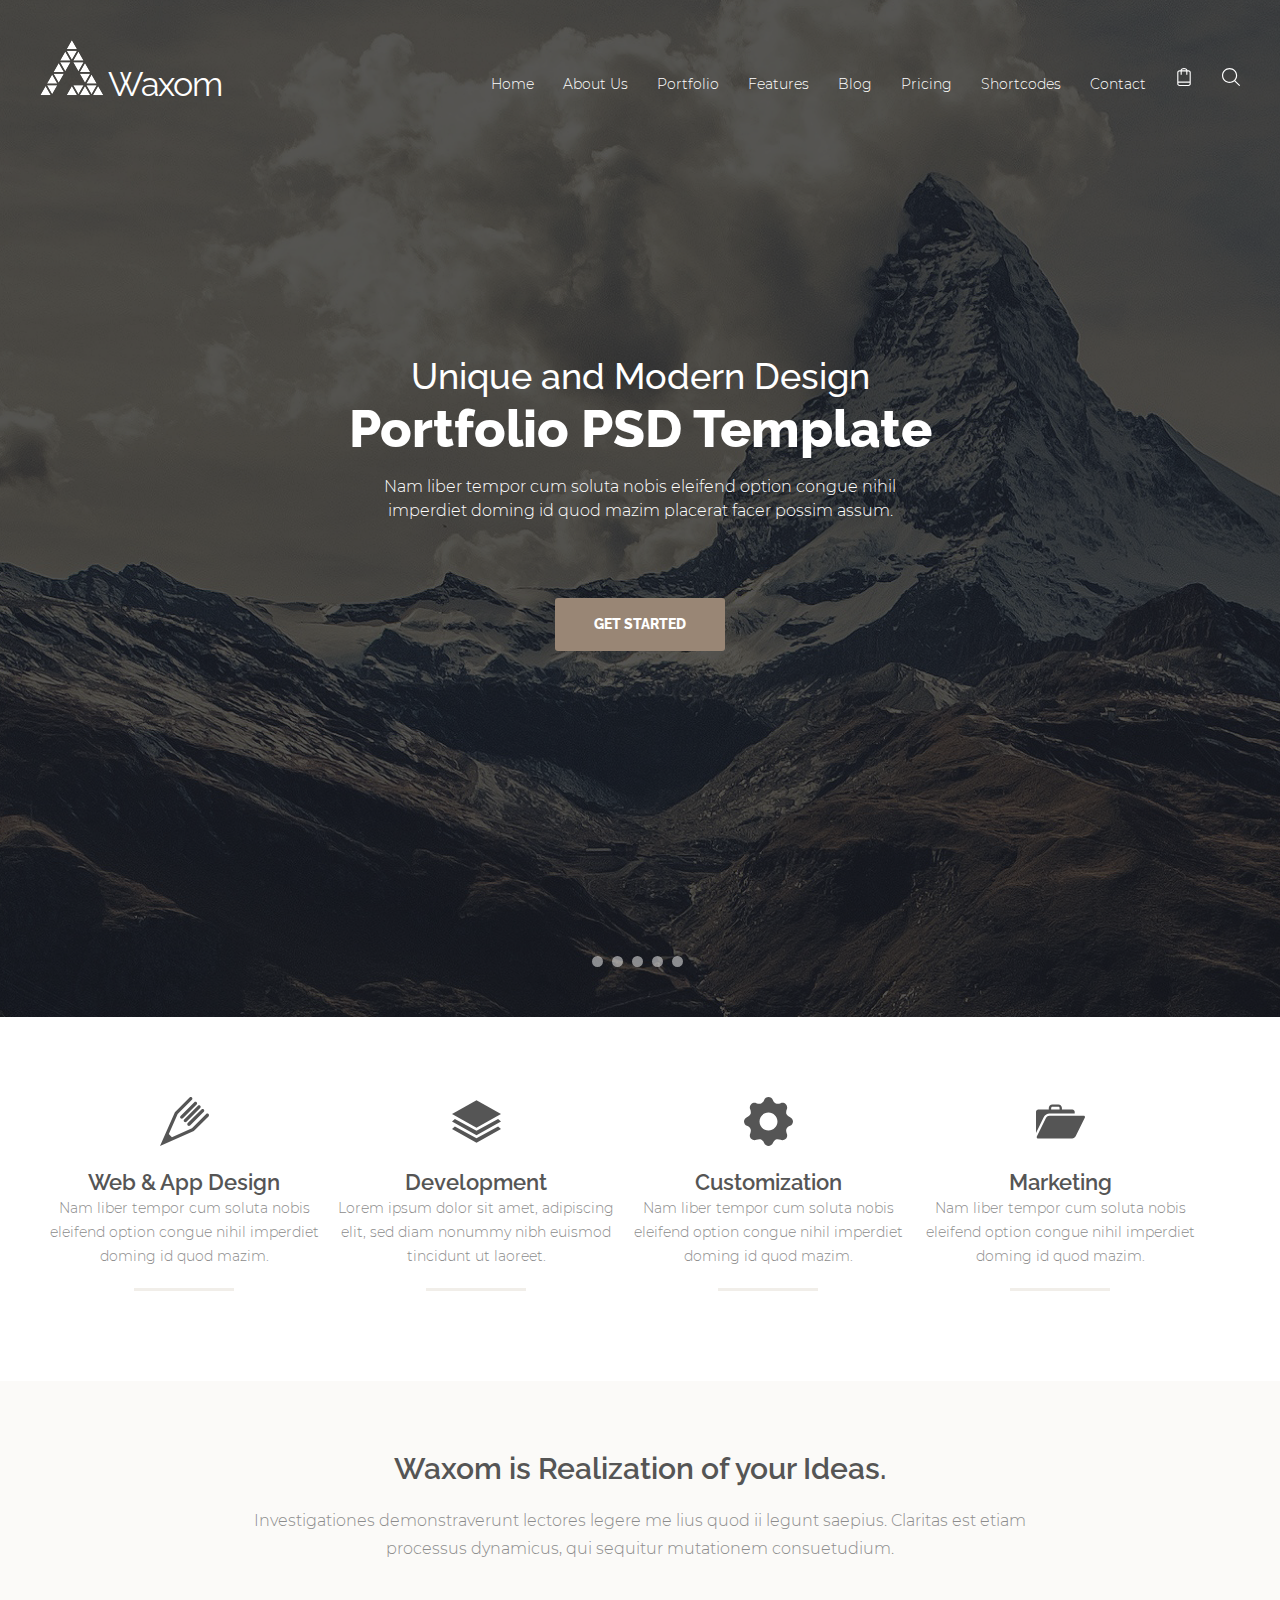
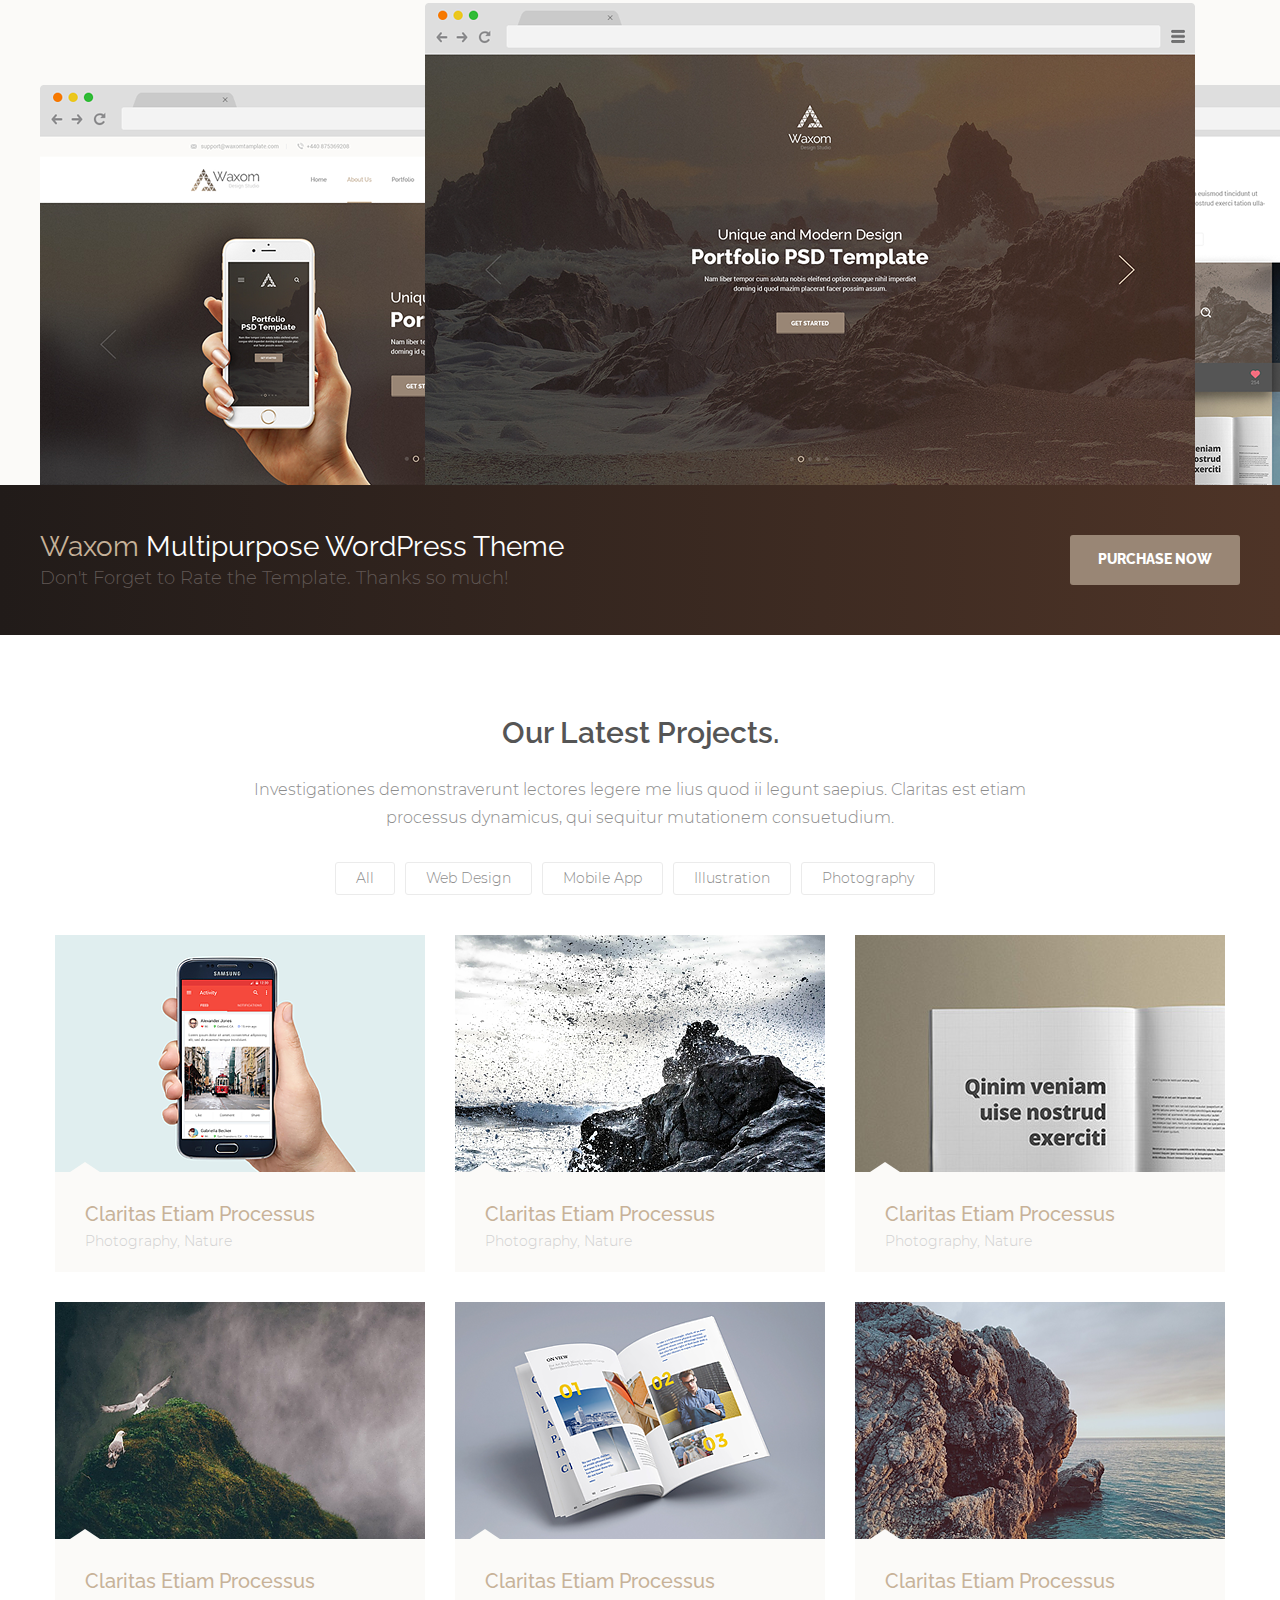
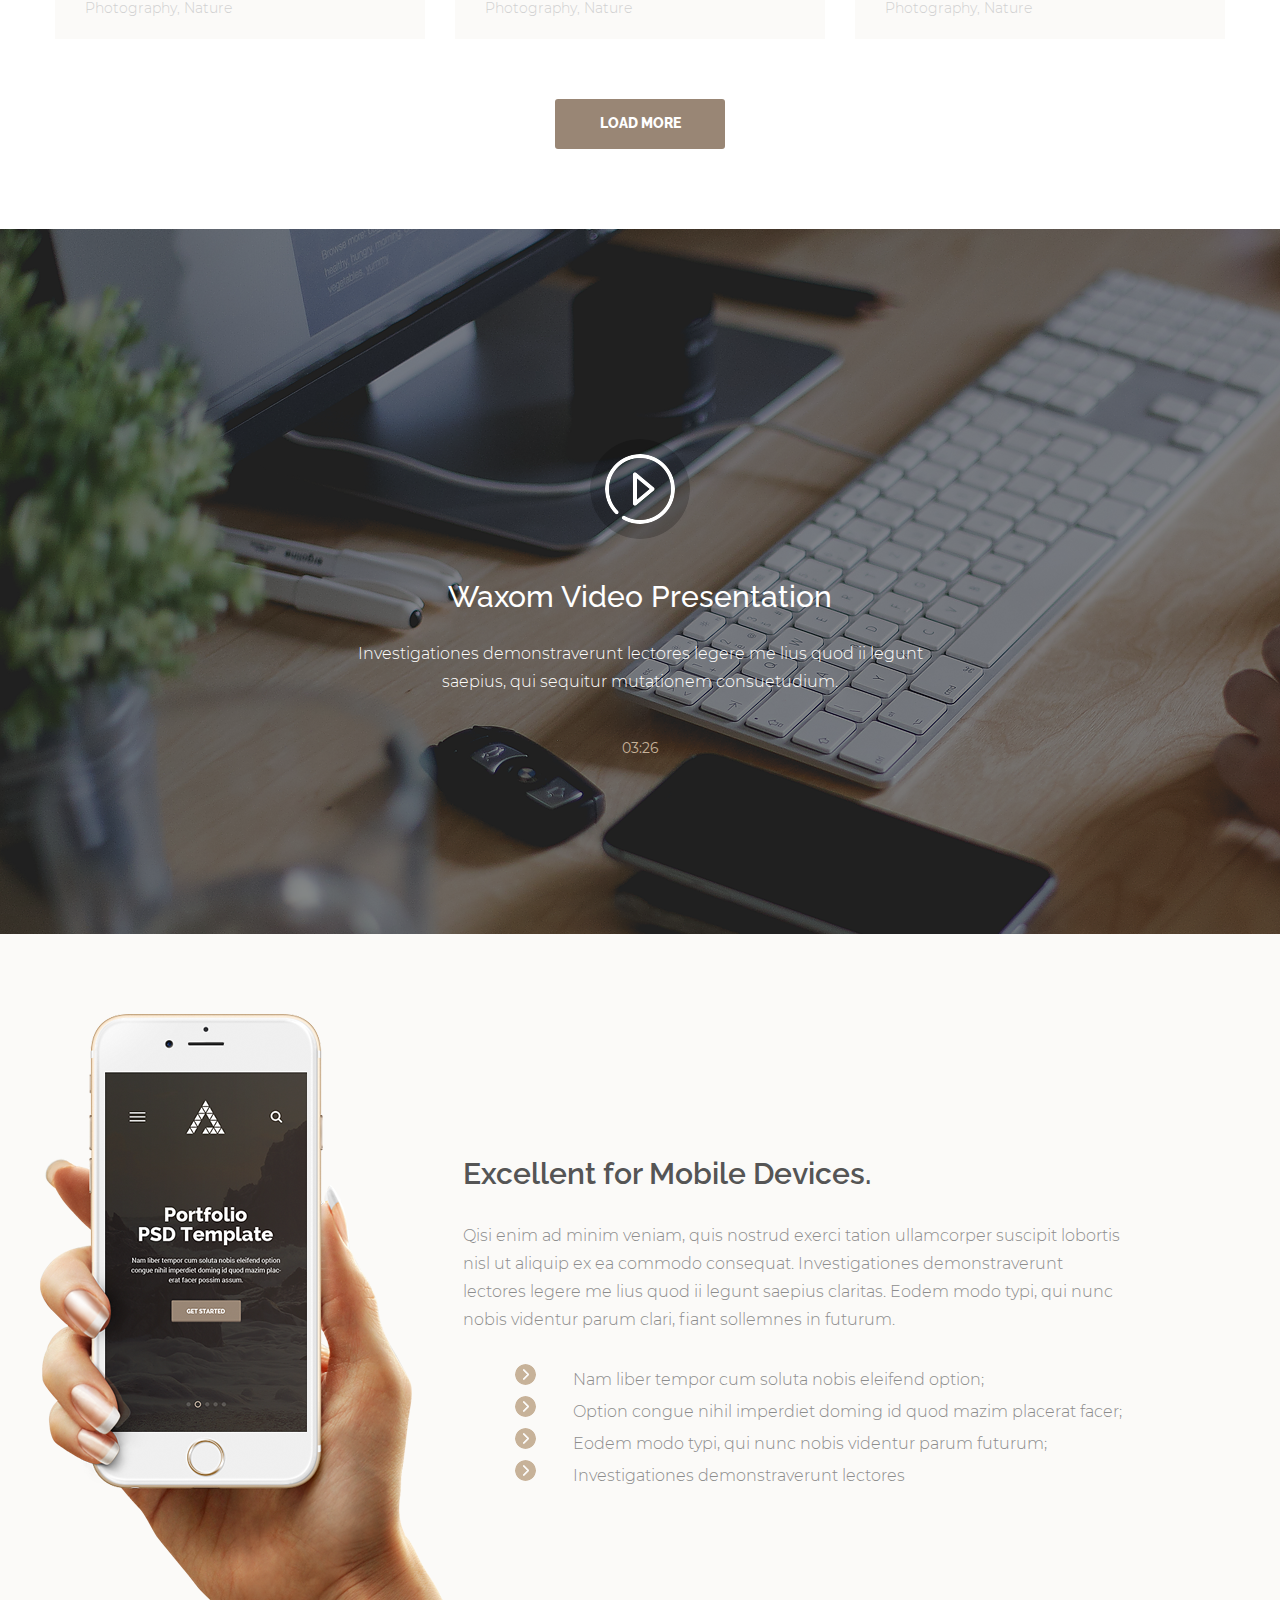
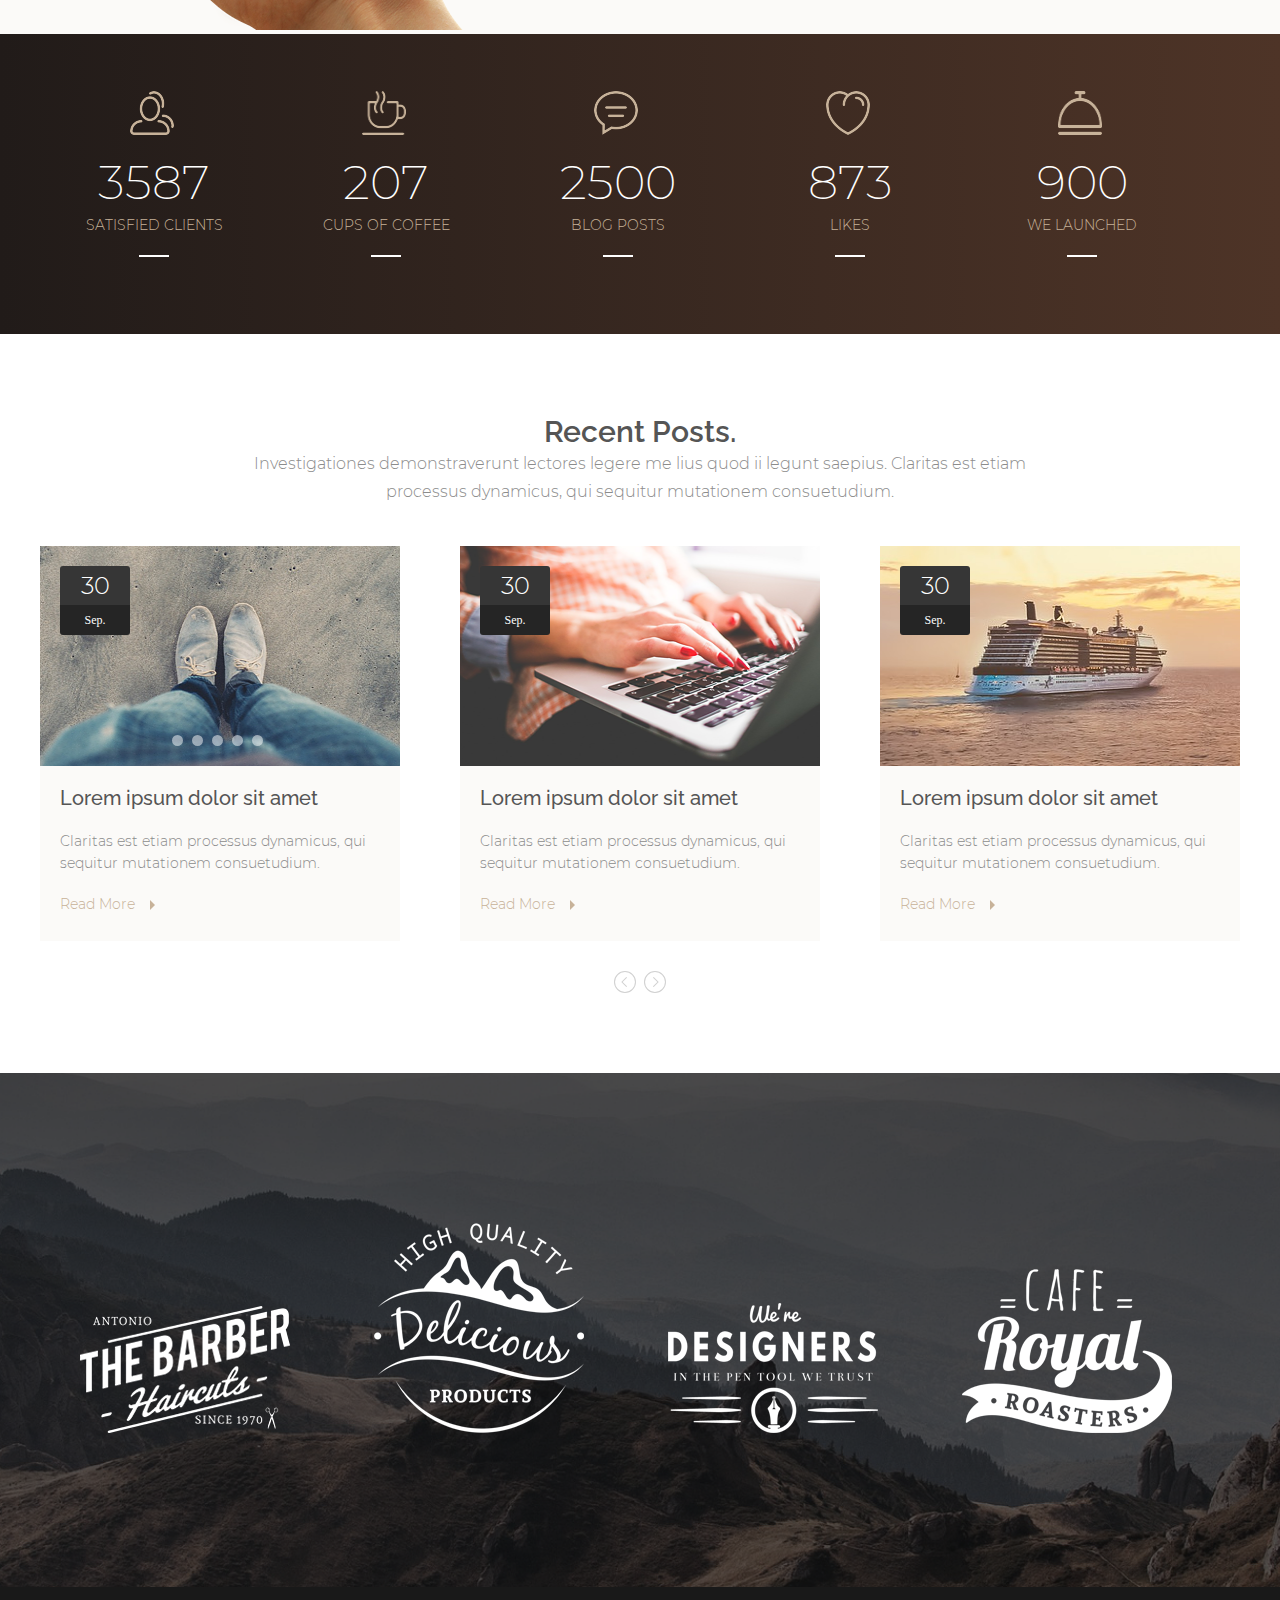
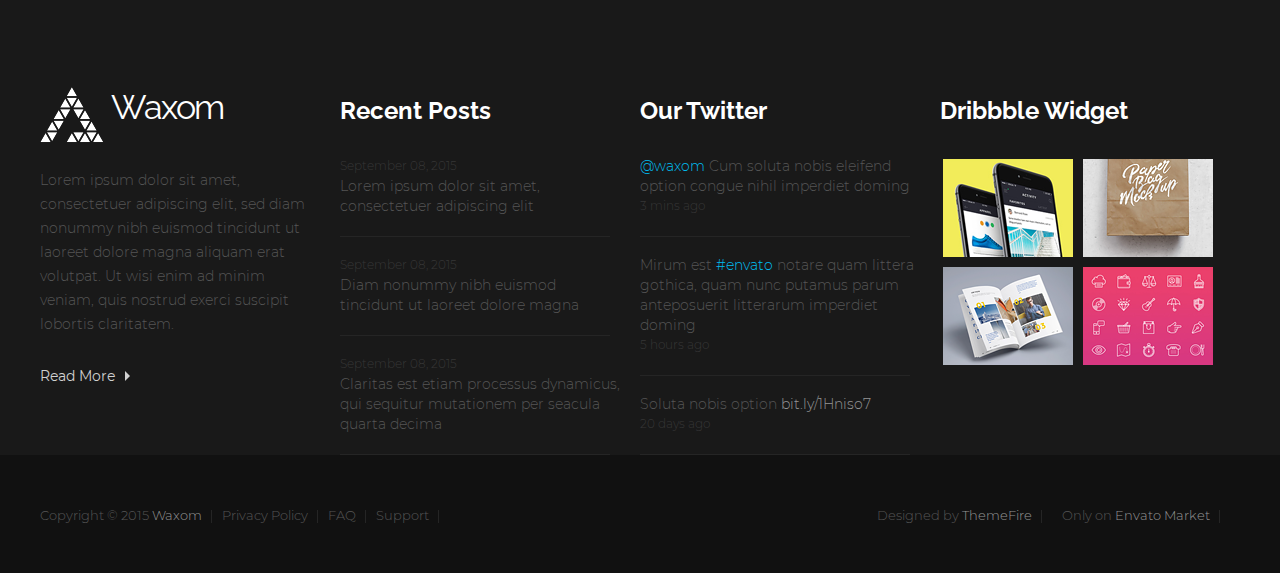
<file: index.html>
<!DOCTYPE html>
<html lang="en">

<head>
    <meta charset="UTF-8">
    <meta name="viewport" content="width=device-width, initial-scale=1.0">
    <title>Document</title>
    <link rel="stylesheet" href="style.css">
    <link rel="preconnect" href="https://fonts.gstatic.com">
    <link href="https://fonts.googleapis.com/css2?family=Raleway:wght@400;500;600;800&display=swap" rel="stylesheet">
</head>

<body>
    <header class="header">
        <div class="wrapper">
            <div class="header-top">
                <div class="header-logo">
                    <a href="#" class="logo-img">
                        <img src="img/logo.png" alt="logo"></a>
                    <a href="#" class="logo-name">Waxom</a>
                </div>
                <nav class="header-nav">
                    <a href="#" class="nav-items">Home</a>
                    <a href="#" class="nav-items">About Us</a>
                    <a href="#" class="nav-items">Portfolio</a>
                    <a href="#" class="nav-items">Features</a>
                    <a href="#" class="nav-items">Blog</a>
                    <a href="#" class="nav-items">Pricing</a>
                    <a href="#" class="nav-items">Shortcodes</a>
                    <a href="#" class="nav-items">Contact</a>
                    <a href="#" class="nav-items icon">
                        <svg version="1.1" id="Capa_1" xmlns="http://www.w3.org/2000/svg"
                            xmlns:xlink="http://www.w3.org/1999/xlink" x="0px" y="0px" width="18px" height="24px"
                            viewBox="0 0 792 792" style="enable-background:new 0 0 792 792;" xml:space="preserve">
                            <g>
                                <g id="_x31_0_17_">
                                    <g>
                                        <path d="M594,99h-49.5c0-54.673-66.479-99-148.5-99S247.5,44.327,247.5,99H198c-54.673,0-99,44.327-99,99v495
                     c0,54.673,44.327,99,99,99h396c54.673,0,99-44.327,99-99V198C693,143.327,648.673,99,594,99z M396,49.5
                     c54.673,0,99,15.32,99,49.5H297C297,64.82,341.327,49.5,396,49.5z M643.5,693c0,27.324-22.176,49.5-49.5,49.5H198
                     c-27.349,0-49.5-22.176-49.5-49.5v-49.5h495V693z M643.5,594h-495V198c0-27.349,22.151-49.5,49.5-49.5h49.5V297H297V148.5h198
                     V297h49.5V148.5H594c27.349,0,49.5,22.151,49.5,49.5V594z" />
                                    </g>
                                </g>
                            </g>
                        </svg>
                    </a>
                    <a href="#" class="nav-items icon">
                        <svg version="1.1" xmlns="http://www.w3.org/2000/svg" xmlns:xlink="http://www.w3.org/1999/xlink"
                            x="0px" y="0px" width="18px" height="24px" viewBox="0 0 612.01 612.01"
                            style="enable-background:new 0 0 612.01 612.01;" xml:space="preserve">
                            <g>
                                <g id="_x34__4_">
                                    <g>
                                        <path d="M606.209,578.714L448.198,423.228C489.576,378.272,515,318.817,515,253.393C514.98,113.439,399.704,0,257.493,0
				C115.282,0,0.006,113.439,0.006,253.393s115.276,253.393,257.487,253.393c61.445,0,117.801-21.253,162.068-56.586
				l158.624,156.099c7.729,7.614,20.277,7.614,28.006,0C613.938,598.686,613.938,586.328,606.209,578.714z M257.493,467.8
				c-120.326,0-217.869-95.993-217.869-214.407S137.167,38.986,257.493,38.986c120.327,0,217.869,95.993,217.869,214.407
				S377.82,467.8,257.493,467.8z" />
                                    </g>
                                </g>
                            </g>
                        </svg>
                    </a>
                </nav>
            </div>
            <section class="header-center">
                <span class="header-text">Unique and Modern Design</span>
                <h1 class="header-title">Portfolio PSD Template</h1>
                <p class="header-desc">Nam liber tempor cum soluta nobis eleifend option congue nihil imperdiet
                    doming id quod mazim placerat facer possim assum.</p>
                <div class="header-center-left-arrow header-center-arrow"></div>
                <div class="header-center-right-arrow header-center-arrow"></div>
                <button class="header-button" type="submit">Get Started</button>
                <div class="paginetion">
                    <button class="header-paginetion"></button>
                    <button class="header-paginetion"></button>
                    <button class="header-paginetion"></button>
                    <button class="header-paginetion"></button>
                    <button class="header-paginetion"></button>
                </div>
            </section>
        </div>
    </header>
    <main class="main">
        <section class="app">
            <div class="wrapper">
                <div class="app-main">
                    <svg class="icon-main" version="1.1" xmlns="http://www.w3.org/2000/svg"
                        xmlns:xlink="http://www.w3.org/1999/xlink" x="0px" y="0px" viewBox="0 0 107.373 107.373"
                        style="enable-background:new 0 0 107.373 107.373;" xml:space="preserve">
                        <g>
                            <g>
                                <path d="M106.317,37.463c-1.406-1.403-3.672-1.403-5.071,0L70.013,68.692L26.104,88.029l-6.764-6.768
                 l19.344-43.905L69.909,6.123c1.403-1.399,1.403-3.668,0-5.071c-1.406-1.403-3.672-1.403-5.071,0L32.657,33.226L0.004,107.373
                 l74.136-32.657l32.177-32.181C107.72,41.139,107.72,38.863,106.317,37.463z" />
                                <path
                                    d="M60.815,62.265c0.698,0.694,1.618,1.049,2.537,1.049c0.92,0,1.836-0.354,2.537-1.049l30.07-30.07
                 c1.406-1.406,1.406-3.675,0-5.075c-1.403-1.406-3.668-1.406-5.075,0l-30.07,30.07C59.416,58.589,59.416,60.862,60.815,62.265z" />
                                <path
                                    d="M52.967,54.413c0.701,0.698,1.621,1.049,2.537,1.049c0.92,0,1.836-0.351,2.537-1.049l30.073-30.07
                 c1.403-1.406,1.403-3.675,0-5.075c-1.406-1.406-3.672-1.406-5.075,0l-30.073,30.07C51.564,50.737,51.564,53.014,52.967,54.413z" />
                                <path
                                    d="M45.115,46.561c0.701,0.698,1.621,1.049,2.537,1.049c0.916,0,1.836-0.351,2.537-1.049l30.073-30.07
                 c1.403-1.406,1.403-3.675,0-5.075c-1.403-1.406-3.672-1.406-5.075,0l-30.073,30.07C43.716,42.885,43.716,45.162,45.115,46.561z" />
                            </g>
                        </g>

                    </svg>
                    <h3 class="app main-header">Web & App Design</h3>
                    <p class="app main-text">Nam liber tempor cum soluta nobis eleifend option congue nihil imperdiet
                        doming id quod mazim.</p>
                </div>
                <div class="app-main">
                    <svg class="icon-main" version="1.1" xmlns="http://www.w3.org/2000/svg"
                        xmlns:xlink="http://www.w3.org/1999/xlink" x="0px" y="0px" viewBox="0 0 32.508 32.508"
                        style="enable-background:new 0 0 32.508 32.508;" xml:space="preserve">
                        <g>
                            <g id="c30_paper">
                                <path d="M0,11.257l16.254-9.075l16.254,9.075l-16.254,9.074L0,11.257z" />
                                <path
                                    d="M0,16.255l1.908-1.614l14.346,7.715l14.32-7.748l1.934,1.647l-16.254,9.072L0,16.255z" />
                                <path
                                    d="M0,21.254l1.908-1.615l14.346,7.716l14.32-7.75l1.934,1.649l-16.254,9.072L0,21.254z" />
                            </g>
                            <g id="Capa_1_25_">
                            </g>
                        </g>

                    </svg>

                    <h3 class="app main-header">Development</h3>
                    <p class="app main-text">Lorem ipsum dolor sit amet, adipiscing elit, sed diam nonummy nibh euismod
                        tincidunt ut laoreet.</p>
                </div>
                <div class="app-main">
                    <svg class="icon-main" version="1.1" xmlns="http://www.w3.org/2000/svg"
                        xmlns:xlink="http://www.w3.org/1999/xlink" x="0px" y="0px" width="48.4px" height="48.4px"
                        viewBox="0 0 48.4 48.4" style="enable-background:new 0 0 48.4 48.4;" xml:space="preserve">
                        <g>
                            <path
                                d="M48.4,24.2c0-1.8-1.297-3.719-2.896-4.285s-3.149-1.952-3.6-3.045c-0.451-1.093-0.334-3.173,0.396-4.705
		c0.729-1.532,0.287-3.807-0.986-5.08c-1.272-1.273-3.547-1.714-5.08-0.985c-1.532,0.729-3.609,0.848-4.699,0.397
		s-2.477-2.003-3.045-3.602C27.921,1.296,26,0,24.2,0c-1.8,0-3.721,1.296-4.29,2.895c-0.569,1.599-1.955,3.151-3.045,3.602
		c-1.09,0.451-3.168,0.332-4.7-0.397c-1.532-0.729-3.807-0.288-5.08,0.985c-1.273,1.273-1.714,3.547-0.985,5.08
		c0.729,1.533,0.845,3.611,0.392,4.703c-0.453,1.092-1.998,2.481-3.597,3.047S0,22.4,0,24.2s1.296,3.721,2.895,4.29
		c1.599,0.568,3.146,1.957,3.599,3.047c0.453,1.089,0.335,3.166-0.394,4.698s-0.288,3.807,0.985,5.08
		c1.273,1.272,3.547,1.714,5.08,0.985c1.533-0.729,3.61-0.847,4.7-0.395c1.091,0.452,2.476,2.008,3.045,3.604
		c0.569,1.596,2.49,2.891,4.29,2.891c1.8,0,3.721-1.295,4.29-2.891c0.568-1.596,1.953-3.15,3.043-3.604
		c1.09-0.453,3.17-0.334,4.701,0.396c1.533,0.729,3.808,0.287,5.08-0.985c1.273-1.273,1.715-3.548,0.986-5.08
		c-0.729-1.533-0.849-3.61-0.398-4.7c0.451-1.09,2.004-2.477,3.603-3.045C47.104,27.921,48.4,26,48.4,24.2z M24.2,33.08
		c-4.91,0-8.88-3.97-8.88-8.87c0-4.91,3.97-8.88,8.88-8.88c4.899,0,8.87,3.97,8.87,8.88C33.07,29.11,29.1,33.08,24.2,33.08z" />
                        </g>

                    </svg>
                    <h3 class="app main-header">Customization</h3>
                    <p class="app main-text">Nam liber tempor cum soluta nobis eleifend option congue nihil imperdiet
                        doming id quod mazim.</p>
                </div>
                <div class="app-main">
                    <svg class="icon-main" version="1.1" xmlns="http://www.w3.org/2000/svg"
                        xmlns:xlink="http://www.w3.org/1999/xlink" x="0px" y="0px" viewBox="0 0 502.672 502.672"
                        style="enable-background:new 0 0 502.672 502.672;" xml:space="preserve">
                        <g>
                            <g>
                                <g>
                                    <path d="M138.29,168.019h258.806v-16.178c0-13.352-10.936-24.267-24.267-24.267H266.011v-14.129
				c0-20.104-16.351-36.39-36.39-36.39h-62.124c-9.707,0-18.831,3.796-25.734,10.699c-6.903,6.903-10.678,15.962-10.678,25.691
				v14.15H24.267C10.915,127.574,0,138.488,0,151.841v216.722l81.581-165.275C91.482,183.161,115.9,168.019,138.29,168.019z
				 M155.353,113.445c0-3.214,1.316-6.256,3.581-8.542c2.265-2.33,5.328-3.602,8.542-3.602h62.124
				c6.709,0,12.123,5.436,12.123,12.144v14.15h-86.369V113.445z" />
                                    <path d="M486.874,192.243H138.29c-13.331,0-29.099,9.793-34.945,21.743L9.599,403.895
				c-5.91,11.929,0.194,21.722,13.525,21.722h348.584c13.331,0,29.121-9.772,34.988-21.722l93.725-189.909
				C506.309,202.036,500.248,192.243,486.874,192.243z" />
                                </g>
                            </g>

                        </g>

                    </svg>
                    <h3 class="app main-header">Marketing</h3>
                    <p class="app main-text">Nam liber tempor cum soluta nobis eleifend option congue nihil imperdiet
                        doming id quod mazim.</p>
                </div>

            </div>
        </section>
        <div class="realization">
            <div class="wrapper">
                <h3 class="realization-header">Waxom is Realization of your Ideas.</h3>
                <p class="realization-text">Investigationes demonstraverunt lectores legere me lius quod ii legunt
                    saepius.
                    Claritas est etiam processus dynamicus, qui sequitur mutationem consuetudium.</p>
                <div class="screen wrapper">
                    <img src="img/browser_left.png" alt="browser screen" class=" browser screen-right">
                    <img src="img/browser_center.png" alt="browser screen" class="browser screen-center">
                    <img src="img/browser_right.png" alt="browser screen" class="browser screen-left">
                </div>
            </div>
        </div>
        <div class="multipurpose">
            <div class="wrapper multipurpose-box">
                <div class="multipurpose-right">
                    <h3 class="multipurpose-header"><span class="multipurpose-waxom">Waxom </span>Multipurpose WordPress
                        Theme</h3>
                    <p class="multipurpose-text">Don't Forget to Rate the Template. Thanks so much!</p>
                </div>

                <div class="multipurpose-left">
                    <button class="multipurpose-button" type="submit">Purchase Now</button>
                </div>
            </div>
        </div>
        <section class="projects">
            <div class="wrapper">
                <div class="projects-top">
                    <h3 class="projects-header">Our Latest Projects.</h3>
                    <p class="projects-text">Investigationes demonstraverunt lectores legere me lius quod ii legunt
                        saepius. Claritas est etiam processus dynamicus, qui sequitur mutationem consuetudium.</p>
                    <div class="button-box">
                        <button class="projects-button" type="submit">All</button>
                        <button class="projects-button" type="submit">Web Design</button>
                        <button class="projects-button" type="submit">Mobile App</button>
                        <button class="projects-button" type="submit">Illustration</button>
                        <button class="projects-button" type="submit">Photography</button>
                    </div>
                </div>
                <div class="projects-bottom">
                    <div class="projects-img">
                        <img src="img/img-card1.png" alt="photo" class="img-card">
                        <div class="overlay">
                            <i class="fas fa-link"><svg class="img-link" version="1.1"
                                    xmlns="http://www.w3.org/2000/svg" xmlns:xlink="http://www.w3.org/1999/xlink"
                                    x="0px" y="0px" viewBox="0 0 512.092 512.092"
                                    style="enable-background:new 0 0 512.092 512.092;" xml:space="preserve">
                                    <g>
                                        <g>
                                            <path
                                                d="M312.453,199.601c-6.066-6.102-12.792-11.511-20.053-16.128c-19.232-12.315-41.59-18.859-64.427-18.859
                                   c-31.697-0.059-62.106,12.535-84.48,34.987L34.949,308.23c-22.336,22.379-34.89,52.7-34.91,84.318
                                   c-0.042,65.98,53.41,119.501,119.39,119.543c31.648,0.11,62.029-12.424,84.395-34.816l89.6-89.6
                                   c1.628-1.614,2.537-3.816,2.524-6.108c-0.027-4.713-3.87-8.511-8.583-8.484h-3.413c-18.72,0.066-37.273-3.529-54.613-10.581
                                   c-3.195-1.315-6.867-0.573-9.301,1.877l-64.427,64.512c-20.006,20.006-52.442,20.006-72.448,0
                                   c-20.006-20.006-20.006-52.442,0-72.448l108.971-108.885c19.99-19.965,52.373-19.965,72.363,0
                                   c13.472,12.679,34.486,12.679,47.957,0c5.796-5.801,9.31-13.495,9.899-21.675C322.976,216.108,319.371,206.535,312.453,199.601z" />
                                        </g>
                                    </g>
                                    <g>
                                        <g>
                                            <path d="M477.061,34.993c-46.657-46.657-122.303-46.657-168.96,0l-89.515,89.429c-2.458,2.47-3.167,6.185-1.792,9.387
                                   c1.359,3.211,4.535,5.272,8.021,5.205h3.157c18.698-0.034,37.221,3.589,54.528,10.667c3.195,1.315,6.867,0.573,9.301-1.877
                                   l64.256-64.171c20.006-20.006,52.442-20.006,72.448,0c20.006,20.006,20.006,52.442,0,72.448l-80.043,79.957l-0.683,0.768
                                   l-27.989,27.819c-19.99,19.965-52.373,19.965-72.363,0c-13.472-12.679-34.486-12.679-47.957,0
                                   c-5.833,5.845-9.35,13.606-9.899,21.845c-0.624,9.775,2.981,19.348,9.899,26.283c9.877,9.919,21.433,18.008,34.133,23.893
                                   c1.792,0.853,3.584,1.536,5.376,2.304c1.792,0.768,3.669,1.365,5.461,2.048c1.792,0.683,3.669,1.28,5.461,1.792l5.035,1.365
                                   c3.413,0.853,6.827,1.536,10.325,2.133c4.214,0.626,8.458,1.025,12.715,1.195h5.973h0.512l5.12-0.597
                                   c1.877-0.085,3.84-0.512,6.059-0.512h2.901l5.888-0.853l2.731-0.512l4.949-1.024h0.939c20.961-5.265,40.101-16.118,55.381-31.403
                                   l108.629-108.629C523.718,157.296,523.718,81.65,477.061,34.993z" />
                                        </g>
                                    </g>

                                </svg></i>
                            <i class="fas fa-search"><svg class="img-search" xmlns="http://www.w3.org/2000/svg"
                                    xmlns:xlink="http://www.w3.org/1999/xlink" version="1.1" width="512" height="512"
                                    x="0" y="0" viewBox="0 0 310.42 310.42" style="enable-background:new 0 0 512 512"
                                    xml:space="preserve">
                                    <g
                                        transform="matrix(-1,4.898587196589413e-16,4.898587196589413e-16,1,310.41982460021967,-5.684341886080802e-14)">
                                        <g xmlns="http://www.w3.org/2000/svg">
                                            <g>
                                                <path
                                                    d="M273.587,214.965c49.11-49.111,49.109-129.021,0-178.132c-49.111-49.111-129.02-49.111-178.13,0    C53.793,78.497,47.483,140.462,76.51,188.85c0,0,2.085,3.498-0.731,6.312c-16.065,16.064-64.263,64.263-64.263,64.263    c-12.791,12.79-15.836,30.675-4.493,42.02l1.953,1.951c11.343,11.345,29.229,8.301,42.019-4.49c0,0,48.096-48.097,64.128-64.128    c2.951-2.951,6.448-0.866,6.448-0.866C169.958,262.938,231.923,256.629,273.587,214.965z M118.711,191.71    c-36.288-36.288-36.287-95.332,0.001-131.62c36.288-36.287,95.332-36.288,131.619,0c36.288,36.287,36.288,95.332,0,131.62    C214.043,227.996,155,227.996,118.711,191.71z"
                                                    data-original="#000000" class="" />
                                                <g>
                                                    <path
                                                        d="M126.75,118.424c-1.689,0-3.406-0.332-5.061-1.031c-6.611-2.798-9.704-10.426-6.906-17.038     c17.586-41.559,65.703-61.062,107.261-43.476c6.611,2.798,9.704,10.426,6.906,17.038c-2.799,6.612-10.425,9.703-17.039,6.906     c-28.354-11.998-61.186,1.309-73.183,29.663C136.629,115.445,131.815,118.424,126.75,118.424z"
                                                        data-original="#000000" class="" />
                                                </g>
                                            </g>
                                        </g>
                                    </g>
                                </svg>
                            </i>
                        </div>
                        <div class="img-text">
                            <h4 class="header-card">Claritas Etiam Processus</h4>
                            <p class="text-card">Photography, Nature</p>
                        </div>
                    </div>
                    <div class="projects-img">
                        <img src="img/img-card2.png" alt="photo" class="img-card">
                        <div class="overlay">
                            <i class="fas fa-link"><svg class="img-link" version="1.1" id="Layer_1"
                                    xmlns="http://www.w3.org/2000/svg" xmlns:xlink="http://www.w3.org/1999/xlink"
                                    x="0px" y="0px" viewBox="0 0 512.092 512.092"
                                    style="enable-background:new 0 0 512.092 512.092;" xml:space="preserve">
                                    <g>
                                        <g>
                                            <path
                                                d="M312.453,199.601c-6.066-6.102-12.792-11.511-20.053-16.128c-19.232-12.315-41.59-18.859-64.427-18.859
                                   c-31.697-0.059-62.106,12.535-84.48,34.987L34.949,308.23c-22.336,22.379-34.89,52.7-34.91,84.318
                                   c-0.042,65.98,53.41,119.501,119.39,119.543c31.648,0.11,62.029-12.424,84.395-34.816l89.6-89.6
                                   c1.628-1.614,2.537-3.816,2.524-6.108c-0.027-4.713-3.87-8.511-8.583-8.484h-3.413c-18.72,0.066-37.273-3.529-54.613-10.581
                                   c-3.195-1.315-6.867-0.573-9.301,1.877l-64.427,64.512c-20.006,20.006-52.442,20.006-72.448,0
                                   c-20.006-20.006-20.006-52.442,0-72.448l108.971-108.885c19.99-19.965,52.373-19.965,72.363,0
                                   c13.472,12.679,34.486,12.679,47.957,0c5.796-5.801,9.31-13.495,9.899-21.675C322.976,216.108,319.371,206.535,312.453,199.601z" />
                                        </g>
                                    </g>
                                    <g>
                                        <g>
                                            <path d="M477.061,34.993c-46.657-46.657-122.303-46.657-168.96,0l-89.515,89.429c-2.458,2.47-3.167,6.185-1.792,9.387
                                   c1.359,3.211,4.535,5.272,8.021,5.205h3.157c18.698-0.034,37.221,3.589,54.528,10.667c3.195,1.315,6.867,0.573,9.301-1.877
                                   l64.256-64.171c20.006-20.006,52.442-20.006,72.448,0c20.006,20.006,20.006,52.442,0,72.448l-80.043,79.957l-0.683,0.768
                                   l-27.989,27.819c-19.99,19.965-52.373,19.965-72.363,0c-13.472-12.679-34.486-12.679-47.957,0
                                   c-5.833,5.845-9.35,13.606-9.899,21.845c-0.624,9.775,2.981,19.348,9.899,26.283c9.877,9.919,21.433,18.008,34.133,23.893
                                   c1.792,0.853,3.584,1.536,5.376,2.304c1.792,0.768,3.669,1.365,5.461,2.048c1.792,0.683,3.669,1.28,5.461,1.792l5.035,1.365
                                   c3.413,0.853,6.827,1.536,10.325,2.133c4.214,0.626,8.458,1.025,12.715,1.195h5.973h0.512l5.12-0.597
                                   c1.877-0.085,3.84-0.512,6.059-0.512h2.901l5.888-0.853l2.731-0.512l4.949-1.024h0.939c20.961-5.265,40.101-16.118,55.381-31.403
                                   l108.629-108.629C523.718,157.296,523.718,81.65,477.061,34.993z" />
                                        </g>
                                    </g>

                                </svg></i>
                            <i class="fas fa-search"><svg class="img-search" xmlns="http://www.w3.org/2000/svg"
                                    xmlns:xlink="http://www.w3.org/1999/xlink" version="1.1" width="512" height="512"
                                    x="0" y="0" viewBox="0 0 310.42 310.42" style="enable-background:new 0 0 512 512"
                                    xml:space="preserve">
                                    <g
                                        transform="matrix(-1,4.898587196589413e-16,4.898587196589413e-16,1,310.41982460021967,-5.684341886080802e-14)">
                                        <g xmlns="http://www.w3.org/2000/svg">
                                            <g>
                                                <path
                                                    d="M273.587,214.965c49.11-49.111,49.109-129.021,0-178.132c-49.111-49.111-129.02-49.111-178.13,0    C53.793,78.497,47.483,140.462,76.51,188.85c0,0,2.085,3.498-0.731,6.312c-16.065,16.064-64.263,64.263-64.263,64.263    c-12.791,12.79-15.836,30.675-4.493,42.02l1.953,1.951c11.343,11.345,29.229,8.301,42.019-4.49c0,0,48.096-48.097,64.128-64.128    c2.951-2.951,6.448-0.866,6.448-0.866C169.958,262.938,231.923,256.629,273.587,214.965z M118.711,191.71    c-36.288-36.288-36.287-95.332,0.001-131.62c36.288-36.287,95.332-36.288,131.619,0c36.288,36.287,36.288,95.332,0,131.62    C214.043,227.996,155,227.996,118.711,191.71z"
                                                    data-original="#000000" class="" />
                                                <g>
                                                    <path
                                                        d="M126.75,118.424c-1.689,0-3.406-0.332-5.061-1.031c-6.611-2.798-9.704-10.426-6.906-17.038     c17.586-41.559,65.703-61.062,107.261-43.476c6.611,2.798,9.704,10.426,6.906,17.038c-2.799,6.612-10.425,9.703-17.039,6.906     c-28.354-11.998-61.186,1.309-73.183,29.663C136.629,115.445,131.815,118.424,126.75,118.424z"
                                                        data-original="#000000" class="" />
                                                </g>
                                            </g>
                                        </g>
                                    </g>
                                </svg>
                            </i>
                        </div>
                        <div class="img-text">
                            <h4 class="header-card">Claritas Etiam Processus</h4>
                            <p class="text-card">Photography, Nature</p>
                        </div>
                    </div>
                    <div class="projects-img">
                        <img src="img/img-card3.png" alt="photo" class="img-card">
                        <div class="overlay">
                            <i class="fas fa-link"><svg class="img-link" version="1.1"
                                    xmlns="http://www.w3.org/2000/svg" xmlns:xlink="http://www.w3.org/1999/xlink"
                                    x="0px" y="0px" viewBox="0 0 512.092 512.092"
                                    style="enable-background:new 0 0 512.092 512.092;" xml:space="preserve">
                                    <g>
                                        <g>
                                            <path
                                                d="M312.453,199.601c-6.066-6.102-12.792-11.511-20.053-16.128c-19.232-12.315-41.59-18.859-64.427-18.859
                                       c-31.697-0.059-62.106,12.535-84.48,34.987L34.949,308.23c-22.336,22.379-34.89,52.7-34.91,84.318
                                       c-0.042,65.98,53.41,119.501,119.39,119.543c31.648,0.11,62.029-12.424,84.395-34.816l89.6-89.6
                                       c1.628-1.614,2.537-3.816,2.524-6.108c-0.027-4.713-3.87-8.511-8.583-8.484h-3.413c-18.72,0.066-37.273-3.529-54.613-10.581
                                       c-3.195-1.315-6.867-0.573-9.301,1.877l-64.427,64.512c-20.006,20.006-52.442,20.006-72.448,0
                                       c-20.006-20.006-20.006-52.442,0-72.448l108.971-108.885c19.99-19.965,52.373-19.965,72.363,0
                                       c13.472,12.679,34.486,12.679,47.957,0c5.796-5.801,9.31-13.495,9.899-21.675C322.976,216.108,319.371,206.535,312.453,199.601z" />
                                        </g>
                                    </g>
                                    <g>
                                        <g>
                                            <path d="M477.061,34.993c-46.657-46.657-122.303-46.657-168.96,0l-89.515,89.429c-2.458,2.47-3.167,6.185-1.792,9.387
                                       c1.359,3.211,4.535,5.272,8.021,5.205h3.157c18.698-0.034,37.221,3.589,54.528,10.667c3.195,1.315,6.867,0.573,9.301-1.877
                                       l64.256-64.171c20.006-20.006,52.442-20.006,72.448,0c20.006,20.006,20.006,52.442,0,72.448l-80.043,79.957l-0.683,0.768
                                       l-27.989,27.819c-19.99,19.965-52.373,19.965-72.363,0c-13.472-12.679-34.486-12.679-47.957,0
                                       c-5.833,5.845-9.35,13.606-9.899,21.845c-0.624,9.775,2.981,19.348,9.899,26.283c9.877,9.919,21.433,18.008,34.133,23.893
                                       c1.792,0.853,3.584,1.536,5.376,2.304c1.792,0.768,3.669,1.365,5.461,2.048c1.792,0.683,3.669,1.28,5.461,1.792l5.035,1.365
                                       c3.413,0.853,6.827,1.536,10.325,2.133c4.214,0.626,8.458,1.025,12.715,1.195h5.973h0.512l5.12-0.597
                                       c1.877-0.085,3.84-0.512,6.059-0.512h2.901l5.888-0.853l2.731-0.512l4.949-1.024h0.939c20.961-5.265,40.101-16.118,55.381-31.403
                                       l108.629-108.629C523.718,157.296,523.718,81.65,477.061,34.993z" />
                                        </g>
                                    </g>

                                </svg></i>
                            <i class="fas fa-search"><svg class="img-search" xmlns="http://www.w3.org/2000/svg"
                                    xmlns:xlink="http://www.w3.org/1999/xlink" version="1.1" width="512" height="512"
                                    x="0" y="0" viewBox="0 0 310.42 310.42" style="enable-background:new 0 0 512 512"
                                    xml:space="preserve">
                                    <g
                                        transform="matrix(-1,4.898587196589413e-16,4.898587196589413e-16,1,310.41982460021967,-5.684341886080802e-14)">
                                        <g xmlns="http://www.w3.org/2000/svg">
                                            <g>
                                                <path
                                                    d="M273.587,214.965c49.11-49.111,49.109-129.021,0-178.132c-49.111-49.111-129.02-49.111-178.13,0    C53.793,78.497,47.483,140.462,76.51,188.85c0,0,2.085,3.498-0.731,6.312c-16.065,16.064-64.263,64.263-64.263,64.263    c-12.791,12.79-15.836,30.675-4.493,42.02l1.953,1.951c11.343,11.345,29.229,8.301,42.019-4.49c0,0,48.096-48.097,64.128-64.128    c2.951-2.951,6.448-0.866,6.448-0.866C169.958,262.938,231.923,256.629,273.587,214.965z M118.711,191.71    c-36.288-36.288-36.287-95.332,0.001-131.62c36.288-36.287,95.332-36.288,131.619,0c36.288,36.287,36.288,95.332,0,131.62    C214.043,227.996,155,227.996,118.711,191.71z"
                                                    data-original="#000000" class="" />
                                                <g>
                                                    <path
                                                        d="M126.75,118.424c-1.689,0-3.406-0.332-5.061-1.031c-6.611-2.798-9.704-10.426-6.906-17.038     c17.586-41.559,65.703-61.062,107.261-43.476c6.611,2.798,9.704,10.426,6.906,17.038c-2.799,6.612-10.425,9.703-17.039,6.906     c-28.354-11.998-61.186,1.309-73.183,29.663C136.629,115.445,131.815,118.424,126.75,118.424z"
                                                        data-original="#000000" class="" />
                                                </g>
                                            </g>
                                        </g>

                                    </g>
                                </svg>
                            </i>
                        </div>
                        <div class="img-text">
                            <h4 class="header-card">Claritas Etiam Processus</h4>
                            <p class="text-card">Photography, Nature</p>
                        </div>
                    </div>
                    <div class="projects-img">
                        <img src="img/img-card4.png" alt="photo" class="img-card">
                        <div class="overlay">
                            <i class="fas fa-link"><svg class="img-link" version="1.1"
                                    xmlns="http://www.w3.org/2000/svg" xmlns:xlink="http://www.w3.org/1999/xlink"
                                    x="0px" y="0px" viewBox="0 0 512.092 512.092"
                                    style="enable-background:new 0 0 512.092 512.092;" xml:space="preserve">
                                    <g>
                                        <g>
                                            <path
                                                d="M312.453,199.601c-6.066-6.102-12.792-11.511-20.053-16.128c-19.232-12.315-41.59-18.859-64.427-18.859
                                   c-31.697-0.059-62.106,12.535-84.48,34.987L34.949,308.23c-22.336,22.379-34.89,52.7-34.91,84.318
                                   c-0.042,65.98,53.41,119.501,119.39,119.543c31.648,0.11,62.029-12.424,84.395-34.816l89.6-89.6
                                   c1.628-1.614,2.537-3.816,2.524-6.108c-0.027-4.713-3.87-8.511-8.583-8.484h-3.413c-18.72,0.066-37.273-3.529-54.613-10.581
                                   c-3.195-1.315-6.867-0.573-9.301,1.877l-64.427,64.512c-20.006,20.006-52.442,20.006-72.448,0
                                   c-20.006-20.006-20.006-52.442,0-72.448l108.971-108.885c19.99-19.965,52.373-19.965,72.363,0
                                   c13.472,12.679,34.486,12.679,47.957,0c5.796-5.801,9.31-13.495,9.899-21.675C322.976,216.108,319.371,206.535,312.453,199.601z" />
                                        </g>
                                    </g>
                                    <g>
                                        <g>
                                            <path d="M477.061,34.993c-46.657-46.657-122.303-46.657-168.96,0l-89.515,89.429c-2.458,2.47-3.167,6.185-1.792,9.387
                                   c1.359,3.211,4.535,5.272,8.021,5.205h3.157c18.698-0.034,37.221,3.589,54.528,10.667c3.195,1.315,6.867,0.573,9.301-1.877
                                   l64.256-64.171c20.006-20.006,52.442-20.006,72.448,0c20.006,20.006,20.006,52.442,0,72.448l-80.043,79.957l-0.683,0.768
                                   l-27.989,27.819c-19.99,19.965-52.373,19.965-72.363,0c-13.472-12.679-34.486-12.679-47.957,0
                                   c-5.833,5.845-9.35,13.606-9.899,21.845c-0.624,9.775,2.981,19.348,9.899,26.283c9.877,9.919,21.433,18.008,34.133,23.893
                                   c1.792,0.853,3.584,1.536,5.376,2.304c1.792,0.768,3.669,1.365,5.461,2.048c1.792,0.683,3.669,1.28,5.461,1.792l5.035,1.365
                                   c3.413,0.853,6.827,1.536,10.325,2.133c4.214,0.626,8.458,1.025,12.715,1.195h5.973h0.512l5.12-0.597
                                   c1.877-0.085,3.84-0.512,6.059-0.512h2.901l5.888-0.853l2.731-0.512l4.949-1.024h0.939c20.961-5.265,40.101-16.118,55.381-31.403
                                   l108.629-108.629C523.718,157.296,523.718,81.65,477.061,34.993z" />
                                        </g>
                                    </g>

                                </svg></i>
                            <i class="fas fa-search"><svg class="img-search" xmlns="http://www.w3.org/2000/svg"
                                    xmlns:xlink="http://www.w3.org/1999/xlink" version="1.1" width="512" height="512"
                                    x="0" y="0" viewBox="0 0 310.42 310.42" style="enable-background:new 0 0 512 512"
                                    xml:space="preserve">
                                    <g
                                        transform="matrix(-1,4.898587196589413e-16,4.898587196589413e-16,1,310.41982460021967,-5.684341886080802e-14)">
                                        <g xmlns="http://www.w3.org/2000/svg">
                                            <g>
                                                <path
                                                    d="M273.587,214.965c49.11-49.111,49.109-129.021,0-178.132c-49.111-49.111-129.02-49.111-178.13,0    C53.793,78.497,47.483,140.462,76.51,188.85c0,0,2.085,3.498-0.731,6.312c-16.065,16.064-64.263,64.263-64.263,64.263    c-12.791,12.79-15.836,30.675-4.493,42.02l1.953,1.951c11.343,11.345,29.229,8.301,42.019-4.49c0,0,48.096-48.097,64.128-64.128    c2.951-2.951,6.448-0.866,6.448-0.866C169.958,262.938,231.923,256.629,273.587,214.965z M118.711,191.71    c-36.288-36.288-36.287-95.332,0.001-131.62c36.288-36.287,95.332-36.288,131.619,0c36.288,36.287,36.288,95.332,0,131.62    C214.043,227.996,155,227.996,118.711,191.71z"
                                                    data-original="#000000" class="" />
                                                <g>
                                                    <path
                                                        d="M126.75,118.424c-1.689,0-3.406-0.332-5.061-1.031c-6.611-2.798-9.704-10.426-6.906-17.038     c17.586-41.559,65.703-61.062,107.261-43.476c6.611,2.798,9.704,10.426,6.906,17.038c-2.799,6.612-10.425,9.703-17.039,6.906     c-28.354-11.998-61.186,1.309-73.183,29.663C136.629,115.445,131.815,118.424,126.75,118.424z"
                                                        data-original="#000000" class="" />
                                                </g>
                                            </g>
                                        </g>

                                    </g>
                                </svg>
                            </i>
                        </div>
                        <div class="img-text">
                            <h4 class="header-card">Claritas Etiam Processus</h4>
                            <p class="text-card">Photography, Nature</p>
                        </div>
                    </div>
                    <div class="projects-img">
                        <img src="img/img-card5.png" alt="photo" class="img-card">
                        <div class="overlay">
                            <i class="fas fa-link"><svg class="img-link" version="1.1"
                                    xmlns="http://www.w3.org/2000/svg" xmlns:xlink="http://www.w3.org/1999/xlink"
                                    x="0px" y="0px" viewBox="0 0 512.092 512.092"
                                    style="enable-background:new 0 0 512.092 512.092;" xml:space="preserve">
                                    <g>
                                        <g>
                                            <path
                                                d="M312.453,199.601c-6.066-6.102-12.792-11.511-20.053-16.128c-19.232-12.315-41.59-18.859-64.427-18.859
                                   c-31.697-0.059-62.106,12.535-84.48,34.987L34.949,308.23c-22.336,22.379-34.89,52.7-34.91,84.318
                                   c-0.042,65.98,53.41,119.501,119.39,119.543c31.648,0.11,62.029-12.424,84.395-34.816l89.6-89.6
                                   c1.628-1.614,2.537-3.816,2.524-6.108c-0.027-4.713-3.87-8.511-8.583-8.484h-3.413c-18.72,0.066-37.273-3.529-54.613-10.581
                                   c-3.195-1.315-6.867-0.573-9.301,1.877l-64.427,64.512c-20.006,20.006-52.442,20.006-72.448,0
                                   c-20.006-20.006-20.006-52.442,0-72.448l108.971-108.885c19.99-19.965,52.373-19.965,72.363,0
                                   c13.472,12.679,34.486,12.679,47.957,0c5.796-5.801,9.31-13.495,9.899-21.675C322.976,216.108,319.371,206.535,312.453,199.601z" />
                                        </g>
                                    </g>
                                    <g>
                                        <g>
                                            <path d="M477.061,34.993c-46.657-46.657-122.303-46.657-168.96,0l-89.515,89.429c-2.458,2.47-3.167,6.185-1.792,9.387
                                   c1.359,3.211,4.535,5.272,8.021,5.205h3.157c18.698-0.034,37.221,3.589,54.528,10.667c3.195,1.315,6.867,0.573,9.301-1.877
                                   l64.256-64.171c20.006-20.006,52.442-20.006,72.448,0c20.006,20.006,20.006,52.442,0,72.448l-80.043,79.957l-0.683,0.768
                                   l-27.989,27.819c-19.99,19.965-52.373,19.965-72.363,0c-13.472-12.679-34.486-12.679-47.957,0
                                   c-5.833,5.845-9.35,13.606-9.899,21.845c-0.624,9.775,2.981,19.348,9.899,26.283c9.877,9.919,21.433,18.008,34.133,23.893
                                   c1.792,0.853,3.584,1.536,5.376,2.304c1.792,0.768,3.669,1.365,5.461,2.048c1.792,0.683,3.669,1.28,5.461,1.792l5.035,1.365
                                   c3.413,0.853,6.827,1.536,10.325,2.133c4.214,0.626,8.458,1.025,12.715,1.195h5.973h0.512l5.12-0.597
                                   c1.877-0.085,3.84-0.512,6.059-0.512h2.901l5.888-0.853l2.731-0.512l4.949-1.024h0.939c20.961-5.265,40.101-16.118,55.381-31.403
                                   l108.629-108.629C523.718,157.296,523.718,81.65,477.061,34.993z" />
                                        </g>
                                    </g>

                                </svg></i>
                            <i class="fas fa-search"><svg class="img-search" xmlns="http://www.w3.org/2000/svg"
                                    xmlns:xlink="http://www.w3.org/1999/xlink" version="1.1" width="512" height="512"
                                    x="0" y="0" viewBox="0 0 310.42 310.42" style="enable-background:new 0 0 512 512"
                                    xml:space="preserve">
                                    <g
                                        transform="matrix(-1,4.898587196589413e-16,4.898587196589413e-16,1,310.41982460021967,-5.684341886080802e-14)">
                                        <g xmlns="http://www.w3.org/2000/svg">
                                            <g>
                                                <path
                                                    d="M273.587,214.965c49.11-49.111,49.109-129.021,0-178.132c-49.111-49.111-129.02-49.111-178.13,0    C53.793,78.497,47.483,140.462,76.51,188.85c0,0,2.085,3.498-0.731,6.312c-16.065,16.064-64.263,64.263-64.263,64.263    c-12.791,12.79-15.836,30.675-4.493,42.02l1.953,1.951c11.343,11.345,29.229,8.301,42.019-4.49c0,0,48.096-48.097,64.128-64.128    c2.951-2.951,6.448-0.866,6.448-0.866C169.958,262.938,231.923,256.629,273.587,214.965z M118.711,191.71    c-36.288-36.288-36.287-95.332,0.001-131.62c36.288-36.287,95.332-36.288,131.619,0c36.288,36.287,36.288,95.332,0,131.62    C214.043,227.996,155,227.996,118.711,191.71z"
                                                    data-original="#000000" class="" />
                                                <g>
                                                    <path
                                                        d="M126.75,118.424c-1.689,0-3.406-0.332-5.061-1.031c-6.611-2.798-9.704-10.426-6.906-17.038     c17.586-41.559,65.703-61.062,107.261-43.476c6.611,2.798,9.704,10.426,6.906,17.038c-2.799,6.612-10.425,9.703-17.039,6.906     c-28.354-11.998-61.186,1.309-73.183,29.663C136.629,115.445,131.815,118.424,126.75,118.424z"
                                                        data-original="#000000" class="" />
                                                </g>
                                            </g>
                                        </g>
                                    </g>
                                </svg>
                            </i>
                        </div>
                        <div class="img-text">
                            <h4 class="header-card">Claritas Etiam Processus</h4>
                            <p class="text-card">Photography, Nature</p>
                        </div>
                    </div>
                    <div class="projects-img">
                        <img src="img/img-card6.png" alt="photo" class="img-card">
                        <div class="overlay">
                            <i class="fas fa-link"><svg class="img-link" version="1.1"
                                    xmlns="http://www.w3.org/2000/svg" xmlns:xlink="http://www.w3.org/1999/xlink"
                                    x="0px" y="0px" viewBox="0 0 512.092 512.092"
                                    style="enable-background:new 0 0 512.092 512.092;" xml:space="preserve">
                                    <g>
                                        <g>
                                            <path
                                                d="M312.453,199.601c-6.066-6.102-12.792-11.511-20.053-16.128c-19.232-12.315-41.59-18.859-64.427-18.859
                                   c-31.697-0.059-62.106,12.535-84.48,34.987L34.949,308.23c-22.336,22.379-34.89,52.7-34.91,84.318
                                   c-0.042,65.98,53.41,119.501,119.39,119.543c31.648,0.11,62.029-12.424,84.395-34.816l89.6-89.6
                                   c1.628-1.614,2.537-3.816,2.524-6.108c-0.027-4.713-3.87-8.511-8.583-8.484h-3.413c-18.72,0.066-37.273-3.529-54.613-10.581
                                   c-3.195-1.315-6.867-0.573-9.301,1.877l-64.427,64.512c-20.006,20.006-52.442,20.006-72.448,0
                                   c-20.006-20.006-20.006-52.442,0-72.448l108.971-108.885c19.99-19.965,52.373-19.965,72.363,0
                                   c13.472,12.679,34.486,12.679,47.957,0c5.796-5.801,9.31-13.495,9.899-21.675C322.976,216.108,319.371,206.535,312.453,199.601z" />
                                        </g>
                                    </g>
                                    <g>
                                        <g>
                                            <path d="M477.061,34.993c-46.657-46.657-122.303-46.657-168.96,0l-89.515,89.429c-2.458,2.47-3.167,6.185-1.792,9.387
                                   c1.359,3.211,4.535,5.272,8.021,5.205h3.157c18.698-0.034,37.221,3.589,54.528,10.667c3.195,1.315,6.867,0.573,9.301-1.877
                                   l64.256-64.171c20.006-20.006,52.442-20.006,72.448,0c20.006,20.006,20.006,52.442,0,72.448l-80.043,79.957l-0.683,0.768
                                   l-27.989,27.819c-19.99,19.965-52.373,19.965-72.363,0c-13.472-12.679-34.486-12.679-47.957,0
                                   c-5.833,5.845-9.35,13.606-9.899,21.845c-0.624,9.775,2.981,19.348,9.899,26.283c9.877,9.919,21.433,18.008,34.133,23.893
                                   c1.792,0.853,3.584,1.536,5.376,2.304c1.792,0.768,3.669,1.365,5.461,2.048c1.792,0.683,3.669,1.28,5.461,1.792l5.035,1.365
                                   c3.413,0.853,6.827,1.536,10.325,2.133c4.214,0.626,8.458,1.025,12.715,1.195h5.973h0.512l5.12-0.597
                                   c1.877-0.085,3.84-0.512,6.059-0.512h2.901l5.888-0.853l2.731-0.512l4.949-1.024h0.939c20.961-5.265,40.101-16.118,55.381-31.403
                                   l108.629-108.629C523.718,157.296,523.718,81.65,477.061,34.993z" />
                                        </g>
                                    </g>

                                </svg></i>
                            <i class="fas fa-search"><svg class="img-search" xmlns="http://www.w3.org/2000/svg"
                                    xmlns:xlink="http://www.w3.org/1999/xlink" version="1.1" width="512" height="512"
                                    x="0" y="0" viewBox="0 0 310.42 310.42" style="enable-background:new 0 0 512 512"
                                    xml:space="preserve">
                                    <g
                                        transform="matrix(-1,4.898587196589413e-16,4.898587196589413e-16,1,310.41982460021967,-5.684341886080802e-14)">
                                        <g xmlns="http://www.w3.org/2000/svg">
                                            <g>
                                                <path
                                                    d="M273.587,214.965c49.11-49.111,49.109-129.021,0-178.132c-49.111-49.111-129.02-49.111-178.13,0    C53.793,78.497,47.483,140.462,76.51,188.85c0,0,2.085,3.498-0.731,6.312c-16.065,16.064-64.263,64.263-64.263,64.263    c-12.791,12.79-15.836,30.675-4.493,42.02l1.953,1.951c11.343,11.345,29.229,8.301,42.019-4.49c0,0,48.096-48.097,64.128-64.128    c2.951-2.951,6.448-0.866,6.448-0.866C169.958,262.938,231.923,256.629,273.587,214.965z M118.711,191.71    c-36.288-36.288-36.287-95.332,0.001-131.62c36.288-36.287,95.332-36.288,131.619,0c36.288,36.287,36.288,95.332,0,131.62    C214.043,227.996,155,227.996,118.711,191.71z"
                                                    data-original="#000000" class="" />
                                                <g>
                                                    <path
                                                        d="M126.75,118.424c-1.689,0-3.406-0.332-5.061-1.031c-6.611-2.798-9.704-10.426-6.906-17.038     c17.586-41.559,65.703-61.062,107.261-43.476c6.611,2.798,9.704,10.426,6.906,17.038c-2.799,6.612-10.425,9.703-17.039,6.906     c-28.354-11.998-61.186,1.309-73.183,29.663C136.629,115.445,131.815,118.424,126.75,118.424z"
                                                        data-original="#000000" class="" />
                                                </g>
                                            </g>
                                        </g>

                                    </g>
                                </svg>
                            </i>
                        </div>
                        <div class="img-text">
                            <h4 class="header-card">Claritas Etiam Processus</h4>
                            <p class="text-card">Photography, Nature</p>
                        </div>
                    </div>
                    <div class="projects-btn">
                        <button class="button-center" type="submit">Load More</button>
                    </div>

                </div>
            </div>
        </section>
        <div class="video">
            <div class="wrapper">
                <img src="img/video_play.png" alt="play" class="video-img">
                <h3 class="video-header">Waxom Video Presentation</h3>
                <p class="video-text">Investigationes demonstraverunt lectores legere me lius quod ii legunt saepius,
                    qui sequitur mutationem consuetudium.</p>
                <p class="video-time">03:26</p>
            </div>
        </div>
        <section class="devices">
            <div class="wrapper">
                <div class="devices-wrp">
                    <div class="devices-img">
                        <img src="img/devices_wrp.png" alt="photo" class="devices-pic">
                    </div>
                    <div class="devices-desc">
                        <h3 class="devices-header">Excellent for Mobile Devices.</h3>
                        <p class="devices-text">Qisi enim ad minim veniam, quis nostrud exerci tation ullamcorper
                            suscipit
                            lobortis nisl ut aliquip ex ea commodo consequat. Investigationes demonstraverunt lectores
                            legere me
                            lius quod ii legunt saepius claritas. Eodem modo typi, qui nunc nobis videntur parum clari,
                            fiant
                            sollemnes in futurum.</p>
                        <ul class="devices-list">
                            <li class="devices-list-item">Nam liber tempor cum soluta nobis eleifend option;</li>
                            <li class="devices-list-item">Option congue nihil imperdiet doming id quod mazim placerat
                                facer;
                            </li>
                            <li class="devices-list-item">Eodem modo typi, qui nunc nobis videntur parum futurum;</li>
                            <li class="devices-list-item">Investigationes demonstraverunt lectores</li>
                        </ul>
                    </div>
                </div>
            </div>
        </section>
        <div class="statistics">
            <div class="wrapper">
                <div class="statistics-main">
                    <img src="img/icon_1.png" alt="icon" class="statistics-icon">
                    <h3 class="statistics-number">3587</h3>
                    <p class="statistics-text">Satisfied Clients</p>
                </div>
                <div class="statistics-main"><img src="img/icon_2.png" alt="icon" class="statistics-icon">
                    <h3 class="statistics-number">207</h3>
                    <p class="statistics-text">Cups of coffee</p>
                </div>
                <div class="statistics-main"><img src="img/icon_3.png" alt="icon" class="statistics-icon">
                    <h3 class="statistics-number">2500</h3>
                    <p class="statistics-text">Blog posts</p>
                </div>
                <div class="statistics-main"><img src="img/icon_4.png" alt="icon" class="statistics-icon">
                    <h3 class="statistics-number">873</h3>
                    <p class="statistics-text">Likes</p>
                </div>
                <div class="statistics-main"><img src="img/icon_5.png" alt="icon" class="statistics-icon">
                    <h3 class="statistics-number">900</h3>
                    <p class="statistics-text">We launched</p>
                </div>
            </div>
        </div>
        <section class="posts">
            <div class="wrapper">
                <h3 class="posts-header">Recent Posts.</h3>
                <p class="posts-text">Investigationes demonstraverunt lectores legere me lius quod ii legunt saepius.
                    Claritas est etiam processus dynamicus, qui sequitur mutationem consuetudium.</p>
                <div class="posts-wrp">
                    <div class="posts-main">
                        <img src="img/photo_post.png" alt="post" class="posts-img">
                        <div class="posts-img-overlay-top">
                            30
                        </div>
                        <div class="posts-img-overlay-bottom">
                            Sep.
                        </div>
                        <div class="paginetion-posts">
                            <button class="posts-paginetion"></button>
                            <button class="posts-paginetion"></button>
                            <button class="posts-paginetion"></button>
                            <button class="posts-paginetion"></button>
                            <button class="posts-paginetion"></button>
                        </div>
                        <div class="posts-overlay"></div>
                        <div class="posts-main-desc">
                            <h4 class="posts-main-header">Lorem ipsum dolor sit amet</h4>
                            <p class="posts-main-text">Claritas est etiam processus dynamicus, qui sequitur mutationem
                                consuetudium.</p>
                            <a href="#" class="main-read">Read More</a>
                        </div>
                    </div>
                    <div class="posts-main">
                        <img src="img/photo_post2.png" alt="post" class="posts-img">
                        <div class="posts-img-overlay-top">
                            30
                        </div>
                        <div class="posts-img-overlay-bottom">
                            Sep.
                        </div>
                        <div class="posts-overlay"></div>
                        <div class="posts-main-desc">
                            <h4 class="posts-main-header">Lorem ipsum dolor sit amet</h4>
                            <p class="posts-main-text">Claritas est etiam processus dynamicus, qui sequitur mutationem
                                consuetudium.</p>
                            <a href="#" class="main-read">Read More</a>
                        </div>
                    </div>
                    <div class="posts-main">
                        <img src="img/photo_post3.png" alt="post" class="posts-img">
                        <div class="posts-img-overlay-top">
                            30
                        </div>
                        <div class="posts-img-overlay-bottom">
                            Sep.
                        </div>
                        <div class="posts-overlay"></div>
                        <div class="posts-main-desc">
                            <h4 class="posts-main-header">Lorem ipsum dolor sit amet</h4>
                            <p class="posts-main-text">Claritas est etiam processus dynamicus, qui sequitur mutationem
                                consuetudium.</p>
                            <a href="#" class="main-read">Read More</a>
                        </div>
                    </div>
                </div>
                <div class="shift">
                    <svg class="shift-left" data-name="Livello 1" viewBox="0 0 128 128" width="22" height="22"
                        xmlns="http://www.w3.org/2000/svg">
                        <title />
                        <path
                            d="M64,0a64,64,0,1,0,64,64A64.07,64.07,0,0,0,64,0Zm0,122a58,58,0,1,1,58-58A58.07,58.07,0,0,1,64,122Z" />
                        <path
                            d="M74.12,35.88a3,3,0,0,0-4.24,0l-26,26a3,3,0,0,0,0,4.24l26,26a3,3,0,0,0,4.24-4.24L50.24,64,74.12,40.12A3,3,0,0,0,74.12,35.88Z" />
                    </svg>
                    <svg class="shift-right" data-name="Livello 1" viewBox="0 0 128 128" width="22" height="22"
                        xmlns="http://www.w3.org/2000/svg">
                        <title />
                        <path
                            d="M64,0a64,64,0,1,0,64,64A64.07,64.07,0,0,0,64,0Zm0,122a58,58,0,1,1,58-58A58.07,58.07,0,0,1,64,122Z" />
                        <path
                            d="M58.12,35.88a3,3,0,0,0-4.24,4.24L77.76,64,53.88,87.88a3,3,0,1,0,4.24,4.24l26-26a3,3,0,0,0,0-4.24Z" />
                    </svg>
                </div>
            </div>
        </section>
        <div class="partners">
            <div class="wrapper">
                <div class="partners-box"><img src="img/logo_partner1.png" class="img-partner" alt="partners"></div>
                <div class="partners-box"><img src="img/logo_partner2.png" class="img-partner" alt="partners"></div>
                <div class="partners-box"><img src="img/logo_partner3.png" class="img-partner" alt="partners"></div>
                <div class="partners-box"><img src="img/logo_partner4.png" class="img-partner" alt="partners"></div>
            </div>
        </div>
    </main>
    <footer class="footer">
        <div class="wrapper">
            <div class="footer-column">
                <div class="footer-about">
                    <img src="img/logo.png" alt="logo" class="footer-waxom">
                    <h3 class="footer-logo">Waxom</h3>
                    <p class="waxom-text">Lorem ipsum dolor sit amet, consectetuer adipiscing elit, sed diam
                        nonummy
                        nibh euismod tincidunt ut laoreet dolore magna aliquam erat volutpat. Ut wisi enim ad minim
                        veniam,
                        quis nostrud exerci suscipit lobortis claritatem.</p>
                    <a href="#" class="waxom-read">Read More</a>
                </div>
                <div class="footer-posts">
                    <h3 class="footer-header">Recent Posts</h3>
                    <div class="wrp-posts">
                        <p class="footer-date">September 08, 2015</p>
                        <p class="footer-text">Lorem ipsum dolor sit amet, consectetuer adipiscing elit</p>
                    </div><br>
                    <div class="wrp-posts">
                        <p class="footer-date">September 08, 2015</p>
                        <p class="footer-text">Diam nonummy nibh euismod tincidunt ut laoreet dolore magna</p>
                    </div><br>
                    <div class="wrp-posts">
                        <p class="footer-date">September 08, 2015</p>
                        <p class="footer-text">Claritas est etiam processus dynamicus, qui sequitur mutationem per
                            seacula
                            quarta decima</p>
                    </div>

                </div>
                <div class="footer-twitter">
                    <h3 class="footer-header">Our Twitter</h3>
                    <div class="wrp-posts">
                        <p class="footer-text"><span class="link">@waxom</span> Cum soluta nobis eleifend option congue
                            nihil
                            imperdiet doming</p>
                        <p class="footer-date">3 mins ago</p>
                    </div>
                    <br>
                    <div class="wrp-posts">
                        <p class="footer-text">Mirum est <span class="link">#envato </span>notare quam littera gothica,
                            quam
                            nunc putamus parum anteposuerit litterarum
                            imperdiet doming</p>
                        <p class="footer-date">5 hours ago</p>
                    </div>
                    <br>
                    <div class="wrp-posts">
                        <p class="footer-text">Soluta nobis option <span class="link-2">bit.ly/1Hniso7</span> </p>
                        <p class="footer-date">20 days ago</p>
                    </div>

                </div>
                <div class="footer-dribbble">
                    <h3 class="footer-header">Dribbble Widget</h3>
                    <img src="img/footer_dribbble1.png" alt="img" class="dribbble-img">
                    <img src="img/footer_dribbble2.png" alt="img" class="dribbble-img">
                    <img src="img/footer_dribbble3.png" alt="img" class="dribbble-img">
                    <img src="img/footer_dribbble4.png" alt="img" class="dribbble-img">
                </div>
            </div>
        </div>
        <div class="footer-bottom">
            <div class="wrapper">
                <div class="footer-wrp">
                    <div class="footer-left">
                        <p class="copy">Copyright © 2015 <span class="waxom-copy">Waxom</span> </p>
                        <a href="#" class="nav-text">Privacy Policy</a>
                        <a href="#" class="nav-text">FAQ</a>
                        <a href="#" class="nav-text">Support</a>
                    </div>
                    <div class="footer-right">
                        <p class="footer-name">Designed by <span class="name">ThemeFire</span></p>
                        <p class="footer-name">Only on <span class="name">Envato Market</span></p>
                    </div>
                </div>
            </div>
        </div>


    </footer>
</body>

</html>
</file>
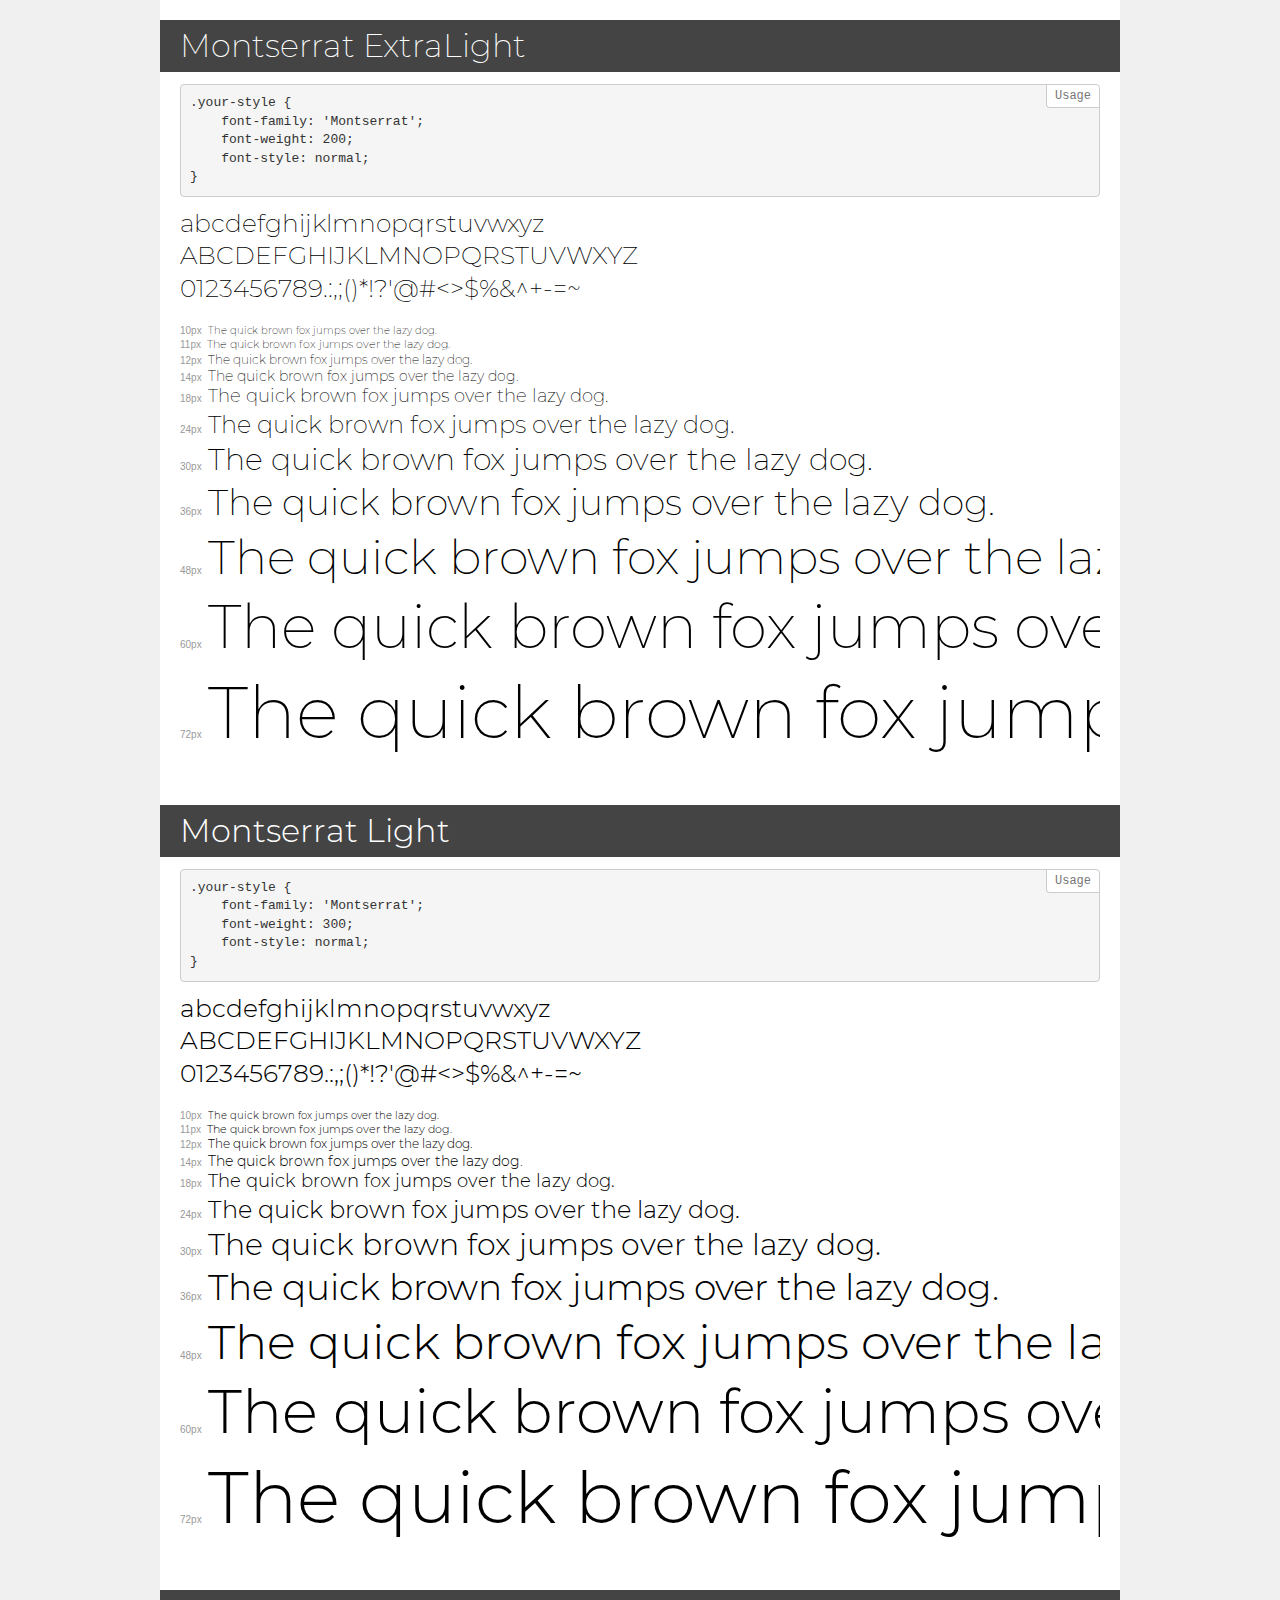
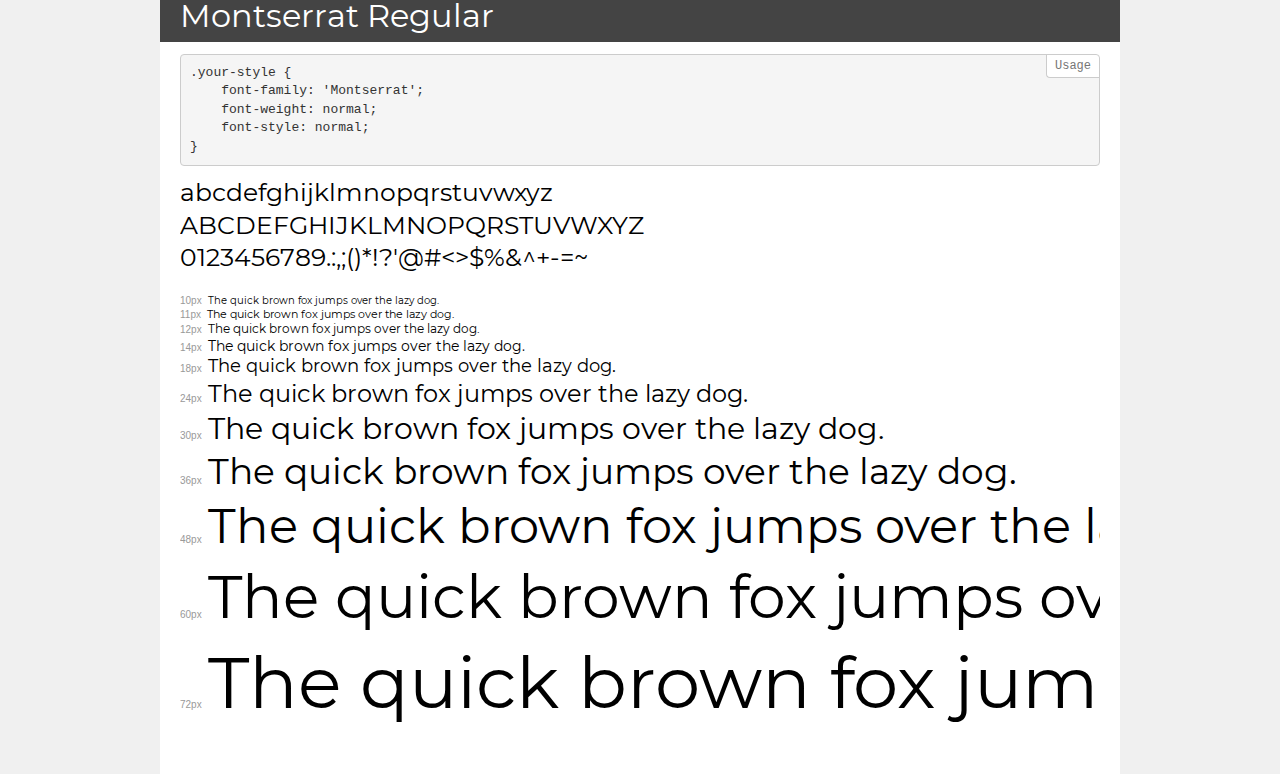
<file: fonts/demo.html>
<!DOCTYPE html>
<html lang="en">
<head>
    <meta charset="utf-8">
    <meta http-equiv="X-UA-Compatible" content="IE=edge">
    <meta name="viewport" content="width=device-width, initial-scale=1">
    <meta name="robots" content="noindex, noarchive">
    <meta name="format-detection" content="telephone=no">
    <title>Transfonter demo</title>
    <link href="stylesheet.css" rel="stylesheet">
    <style>
        /*
        http://meyerweb.com/eric/tools/css/reset/
        v2.0 | 20110126
        License: none (public domain)
        */
        html, body, div, span, applet, object, iframe,
        h1, h2, h3, h4, h5, h6, p, blockquote, pre,
        a, abbr, acronym, address, big, cite, code,
        del, dfn, em, img, ins, kbd, q, s, samp,
        small, strike, strong, sub, sup, tt, var,
        b, u, i, center,
        dl, dt, dd, ol, ul, li,
        fieldset, form, label, legend,
        table, caption, tbody, tfoot, thead, tr, th, td,
        article, aside, canvas, details, embed,
        figure, figcaption, footer, header, hgroup,
        menu, nav, output, ruby, section, summary,
        time, mark, audio, video {
            margin: 0;
            padding: 0;
            border: 0;
            font-size: 100%;
            font: inherit;
            vertical-align: baseline;
        }
        /* HTML5 display-role reset for older browsers */
        article, aside, details, figcaption, figure,
        footer, header, hgroup, menu, nav, section {
            display: block;
        }
        body {
            line-height: 1;
        }
        ol, ul {
            list-style: none;
        }
        blockquote, q {
            quotes: none;
        }
        blockquote:before, blockquote:after,
        q:before, q:after {
            content: '';
            content: none;
        }
        table {
            border-collapse: collapse;
            border-spacing: 0;
        }
        /* demo styles */
        body {
            background: #f0f0f0;
            color: #000;
        }
        .page {
            background: #fff;
            width: 920px;
            margin: 0 auto;
            padding: 20px 20px 0 20px;
            overflow: hidden;
        }
        .font-container {
            overflow-x: auto;
            overflow-y: hidden;
            margin-bottom: 40px;
            line-height: 1.3;
            white-space: nowrap;
            padding-bottom: 5px;
        }
        h1 {
            position: relative;
            background: #444;
            font-size: 32px;
            color: #fff;
            padding: 10px 20px;
            margin: 0 -20px 12px -20px;
        }
        .letters {
            font-size: 25px;
            margin-bottom: 20px;
        }
        .s10:before {
            content: '10px';
        }
        .s11:before {
            content: '11px';
        }
        .s12:before {
            content: '12px';
        }
        .s14:before {
            content: '14px';
        }
        .s18:before {
            content: '18px';
        }
        .s24:before {
            content: '24px';
        }
        .s30:before {
            content: '30px';
        }
        .s36:before {
            content: '36px';
        }
        .s48:before {
            content: '48px';
        }
        .s60:before {
            content: '60px';
        }
        .s72:before {
            content: '72px';
        }
        .s10:before, .s11:before, .s12:before, .s14:before,
        .s18:before, .s24:before, .s30:before, .s36:before,
        .s48:before, .s60:before, .s72:before {
            font-family: Arial, sans-serif;
            font-size: 10px;
            font-weight: normal;
            font-style: normal;
            color: #999;
            padding-right: 6px;
        }
        pre {
            display: block;
            position: relative;
            padding: 9px;
            margin: 0 0 10px;
            font-family: Monaco, Menlo, Consolas, "Courier New", monospace;
            font-size: 13px;
            line-height: 1.428571429;
            color: #333;
            font-weight: normal;
            font-style: normal;
            background-color: #f5f5f5;
            border: 1px solid #ccc;
            overflow-x: auto;
            border-radius: 4px;
        }
        pre:after {
            display: block;
            position: absolute;
            right: 0;
            top: 0;
            content: 'Usage';
            line-height: 1;
            padding: 5px 8px;
            font-size: 12px;
            color: #767676;
            background-color: #fff;
            border: 1px solid #ccc;
            border-right: none;
            border-top: none;
            border-radius: 0 4px 0 4px;
            z-index: 10;
        }
        /* responsive */
        @media (max-width: 959px) {
            .page {
                width: auto;
                margin: 0;
            }
        }
    </style>
</head>
<body>
<div class="page">
    <div class="demo">
        <h1 style="font-family: 'Montserrat'; font-weight: 200; font-style: normal;">Montserrat ExtraLight</h1>
        <pre>.your-style {
    font-family: 'Montserrat';
    font-weight: 200;
    font-style: normal;
}</pre>
        <div class="font-container" style="font-family: 'Montserrat'; font-weight: 200; font-style: normal;">
            <p class="letters">
                abcdefghijklmnopqrstuvwxyz<br>
ABCDEFGHIJKLMNOPQRSTUVWXYZ<br>
                0123456789.:,;()*!?'@#<>$%&^+-=~
            </p>
            <p class="s10" style="font-size: 10px;">The quick brown fox jumps over the lazy dog.</p>
            <p class="s11" style="font-size: 11px;">The quick brown fox jumps over the lazy dog.</p>
            <p class="s12" style="font-size: 12px;">The quick brown fox jumps over the lazy dog.</p>
            <p class="s14" style="font-size: 14px;">The quick brown fox jumps over the lazy dog.</p>
            <p class="s18" style="font-size: 18px;">The quick brown fox jumps over the lazy dog.</p>
            <p class="s24" style="font-size: 24px;">The quick brown fox jumps over the lazy dog.</p>
            <p class="s30" style="font-size: 30px;">The quick brown fox jumps over the lazy dog.</p>
            <p class="s36" style="font-size: 36px;">The quick brown fox jumps over the lazy dog.</p>
            <p class="s48" style="font-size: 48px;">The quick brown fox jumps over the lazy dog.</p>
            <p class="s60" style="font-size: 60px;">The quick brown fox jumps over the lazy dog.</p>
            <p class="s72" style="font-size: 72px;">The quick brown fox jumps over the lazy dog.</p>
        </div>
    </div>
    <div class="demo">
        <h1 style="font-family: 'Montserrat'; font-weight: 300; font-style: normal;">Montserrat Light</h1>
        <pre>.your-style {
    font-family: 'Montserrat';
    font-weight: 300;
    font-style: normal;
}</pre>
        <div class="font-container" style="font-family: 'Montserrat'; font-weight: 300; font-style: normal;">
            <p class="letters">
                abcdefghijklmnopqrstuvwxyz<br>
ABCDEFGHIJKLMNOPQRSTUVWXYZ<br>
                0123456789.:,;()*!?'@#<>$%&^+-=~
            </p>
            <p class="s10" style="font-size: 10px;">The quick brown fox jumps over the lazy dog.</p>
            <p class="s11" style="font-size: 11px;">The quick brown fox jumps over the lazy dog.</p>
            <p class="s12" style="font-size: 12px;">The quick brown fox jumps over the lazy dog.</p>
            <p class="s14" style="font-size: 14px;">The quick brown fox jumps over the lazy dog.</p>
            <p class="s18" style="font-size: 18px;">The quick brown fox jumps over the lazy dog.</p>
            <p class="s24" style="font-size: 24px;">The quick brown fox jumps over the lazy dog.</p>
            <p class="s30" style="font-size: 30px;">The quick brown fox jumps over the lazy dog.</p>
            <p class="s36" style="font-size: 36px;">The quick brown fox jumps over the lazy dog.</p>
            <p class="s48" style="font-size: 48px;">The quick brown fox jumps over the lazy dog.</p>
            <p class="s60" style="font-size: 60px;">The quick brown fox jumps over the lazy dog.</p>
            <p class="s72" style="font-size: 72px;">The quick brown fox jumps over the lazy dog.</p>
        </div>
    </div>
    <div class="demo">
        <h1 style="font-family: 'Montserrat'; font-weight: normal; font-style: normal;">Montserrat Regular</h1>
        <pre>.your-style {
    font-family: 'Montserrat';
    font-weight: normal;
    font-style: normal;
}</pre>
        <div class="font-container" style="font-family: 'Montserrat'; font-weight: normal; font-style: normal;">
            <p class="letters">
                abcdefghijklmnopqrstuvwxyz<br>
ABCDEFGHIJKLMNOPQRSTUVWXYZ<br>
                0123456789.:,;()*!?'@#<>$%&^+-=~
            </p>
            <p class="s10" style="font-size: 10px;">The quick brown fox jumps over the lazy dog.</p>
            <p class="s11" style="font-size: 11px;">The quick brown fox jumps over the lazy dog.</p>
            <p class="s12" style="font-size: 12px;">The quick brown fox jumps over the lazy dog.</p>
            <p class="s14" style="font-size: 14px;">The quick brown fox jumps over the lazy dog.</p>
            <p class="s18" style="font-size: 18px;">The quick brown fox jumps over the lazy dog.</p>
            <p class="s24" style="font-size: 24px;">The quick brown fox jumps over the lazy dog.</p>
            <p class="s30" style="font-size: 30px;">The quick brown fox jumps over the lazy dog.</p>
            <p class="s36" style="font-size: 36px;">The quick brown fox jumps over the lazy dog.</p>
            <p class="s48" style="font-size: 48px;">The quick brown fox jumps over the lazy dog.</p>
            <p class="s60" style="font-size: 60px;">The quick brown fox jumps over the lazy dog.</p>
            <p class="s72" style="font-size: 72px;">The quick brown fox jumps over the lazy dog.</p>
        </div>
    </div>
</div>
</body>
</html>
</file>
<file: style.css>
@font-face {
    font-family: 'Montserrat';
    src: 
    url(fonts/Montserrat-ExtraLight.woff2) format('woff2'),
    url(fonts/Montserrat-ExtraLight.woff) format('woff'),
    url(fonts/Montserrat-ExtraLight.ttf) format('ttf');
    font-weight: 200;
    font-style: normal;
}
@font-face {
    font-family: 'Montserrat';
    src: 
    url(fonts/Montserrat-Light.woff2) format('woff2'),
    url(fonts/Montserrat-Light.woff) format('woff'),
    url(fonts/Montserrat-Light.ttf) format('ttf');
    font-weight: 300;
    font-style: normal;
}
@font-face {
    font-family: 'Montserrat';
    src: 
    url(fonts/Montserrat-Regular.woff2) format('woff2'),
    url(fonts/Montserrat-Regular.woff) format('woff'),
    url(fonts/Montserrat-Regular.ttf) format('ttf');
    font-weight: 400;
    font-style: normal;
}
* {
    margin: 0;
    padding: 0;
}
.header {
    background-image: url(img/header.png);
    background-size: cover;
    background-repeat: no-repeat;
    background-color: rgba(17,17,17,0.7);
    margin-bottom: 80px;
}
.wrapper {
     margin: auto;
     width: 1200px;
   
}
.header-top {
    display: flex;
    width: 100%;
    justify-content: space-between;
    
}
.header-logo {
    padding-top: 40px;
    
}
.logo-name {
    font-family: 'Raleway', sans-serif;
    font-weight: 400;
    text-decoration: none;
    font-size: 34px;
    line-height: 1.2;
    letter-spacing: -0.04em;
    color: #ffffff;
    
}
.header-nav {
    padding-top: 65px;
}
.nav-items {
    font-family: 'Montserrat', sans-serif;
    font-weight: 300;
    font-size: 14px;
    line-height: 1.2;
    color: #ffffff;
    text-decoration: none;
    margin-left: 25px;
    transition: 0.4s;
    
}
.nav-items:hover {
    color: #c7b299;
}
.icon {
    fill: #ffffff;
    margin-top: 15px;

}
.icon:hover{
    fill: #c7b299;
}
.header-center {
    display: flex;
    flex-direction: column;
    padding-top: 250px;
    align-items: center;
}    
.header-text {
    display: block;
    text-align: center;
    font-family: 'Raleway';
    font-size: 36px;
    line-height: 1.2;
    font-weight: 500;
    color: #ffffff;
}
.header-title {
    text-align: center;
    font-family: 'Raleway';
    font-size: 52px;
    line-height: 1.2;
    font-weight: 800;
    color: #ffffff;
}
.header-desc {
    font-family: 'Montserrat';
    font-size: 16px;
    line-height: 24px;
    font-weight: 300;
    color: #ffffff;
    padding: 15px 300px;
    text-align: center;
    padding:15px 0px; 
    width:592px;
    margin-bottom: 60px;
}
.header-center-arrow{
    content: '';
    display:block;
    width:40px;
    height: 40px;
    border: 3px solid #d3c1ad ;
    border-color: #d3c1ad #d3c1ad transparent transparent;
    position: absolute;
    top:400px;
    }
    .header-center-arrow:hover{
    border-color: #ffffff #ffffff transparent transparent;
    opacity: 0.5;
    }
    .header-center-left-arrow{
    transform: rotate(-135deg);
    left:-200px;
    }
    .header-center-right-arrow{
    transform: rotate(45deg);
    right:-200px;
    }
    .header-center{
    position:relative;
    }
.header-button {
    width: 170px;
    height: 53px;
    background-color: #998675;
    border: 1px solid transparent;
    border-radius: 3px;
    font-family: 'Raleway';
    font-size: 14px;
    line-height: 23px;
    font-weight: 800;
    text-transform: uppercase;
    color: #ffffff;
    margin-bottom: 300px;
    transition: 0.4s;
}
.header-button:hover {
    background-color: transparent;
    border: 5px solid  #998675;
    border-radius: 3px;
    color: #ffffff;
}
.header-paginetion {
    width: 11px;
    height: 11px;
    opacity: 0.5;
    background-color: #ffffff;
    border: 2px solid white;
    border-radius: 50%;
    margin-bottom: 50px;
    margin-right: 5px;
}
.header-paginetion:hover {
    border: 2px solid #d3c1ad;
    background-color: transparent; 
}
 
.app-main {
    display: inline-block;
    width: 24%;
    
}
.icon-main {
    display: block;
    margin: auto;
    margin-bottom: 23px;
    fill: #555555;
    width: 49px;
    height: 49px;
    transition: 0.4s;
    
}
.icon-main:hover {
  fill: #c7b299;  
}

.main-header {
    text-align: center;
    font-family: 'Raleway';
    font-size: 22px;
    line-height: 1.2;
    font-weight: 600;
    color: #555555;
}
.main-text {
    text-align: center;
    font-family: 'Montserrat';
    font-size: 14px;
    line-height: 24px;
    font-weight: 300;
    color: #8c8c8c;
    margin-bottom: 90px;
}
.main-text:after{
    display: block;
    content:'';
    width: 100px;
    margin:20px auto;
    border-bottom: 3px solid #f1eee9;
    }
.app-main:hover .main-text:after{
    border-bottom: 3px solid #c7b299;
    }
.app-main:hover .main-header {
    color: #c7b299;
}
.app-main:hover .icon-main {
    fill: #c7b299;  
}
.realization {
    background-color: #fbfaf8;
    padding-top:70px;
}
.realization-header {
    text-align: center;
    font-family: 'Raleway';
    font-size: 30px;
    line-height: 1.2;
    font-weight: 600;
    color: #555555;
    margin-bottom: 20px;
}
.realization-text {
    text-align: center;
    font-family: 'Montserrat';
    font-size: 16px;
    line-height: 28px;
    font-weight: 300;
    color: #8c8c8c;
    margin-bottom: 40px;
    margin-left: auto;
    margin-right: auto;
    width: 65%;
}
.screen {
    display: grid;
    grid-template-columns: repeat(6, 1fr);
    grid-gap: 0;
    
}

.screen-right {
    width: 770px;
    height: 400px;
    grid-column: 1/3;
    grid-row: 1;
    margin-top: auto;
}
.screen-center {
    width: 770px;
    height: 482px;
    grid-column: 2/6;
    grid-row: 1;
    z-index: 1;
}
.screen-left {
    width: 770px;
    height: 400px;
    grid-column: 3/5;
    grid-row: 1;
    margin-top: auto;
}
.multipurpose {
    display: flex;
    height: 150px;
    background-color: #f4f5f8;
    background-image: linear-gradient(90.0deg, #211b19 0%, #4e3427 100%);
    margin-bottom: 80px;
}
.multipurpose-box {
     display: flex;
     justify-content: space-between;
     align-items: center;
}

.multipurpose-waxom {
    font-family: 'Raleway';
    font-size: 28px;
    line-height: 1.2;
    font-weight: 400;
    color: #c7b299;
}
.multipurpose-header {
    font-family: 'Raleway';
    font-size: 28px;
    line-height: 1.2;
    font-weight: 400;
    color: #ffffff;
    margin-bottom: 5px;
}
.multipurpose-text {
    font-family: 'Montserrat';
    font-size: 18px;
    line-height: 1.2;
    font-weight: 300;
    color: #615855;
}
.multipurpose-button {
    width: 170px;
    height: 50px;
    background-color: #998675;
    border-radius: 3px;
    font-family: Raleway;
    font-size: 14px;
    line-height: 23px;
    font-weight: 800;
    text-transform: uppercase;
    color: #ffffff;
    transition: 0.4s;
    border: 1px solid transparent;
}
.multipurpose-button:hover {
    background-color:#ffffff;
    color: #998675;
    border: 3px solid #998675;
}
.projects-header {
    font-family: 'Raleway';
    font-size: 30px;
    line-height: 1.2;
    font-weight: 600;
    color: #555555;
    text-align: center;
    margin-bottom: 25px;
}
.projects-text {
    font-family: 'Montserrat';
    font-size: 16px;
    line-height: 28px;
    font-weight: 300;
    color: #8c8c8c;
    text-align: center;
    margin-left: auto;
    margin-right: auto;
    width: 70%;
    margin-bottom: 30px;

}
.button-box {
    display: flex;
    justify-content: center;
    align-items: center;
    margin-bottom: 40px;
}
.projects-button {
    padding: 5px 20px;
    background-color: #ffffff;
    border-radius: 3px;
    border: 1px solid #ebebeb;
    font-family: 'Montserrat';
    font-size: 14px;
    line-height: 21px;
    font-weight: 300;
    color: #8c8c8c;
    margin-right: 10px;
}

.projects-button:hover {
    color: #ffffff;
    background-color: #998675;
    border-radius: 3px;
}
.projects-bottom {
    display: flex;
    justify-content: space-around;
    flex-wrap: wrap;
}
.projects-img {
    position: relative;
}
.img-text {
    background-color: #fbfaf8;
    transition: 0.5s;
    height: 100px;
    margin-bottom: 30px;
}
.header-card {
    font-family: 'Raleway';
    font-size: 20px;
    line-height: 1.2;
    font-weight: 500;
    color: #c7b299;
    text-align: left;
    padding: 30px 30px 5px;
}

.header-card:hover {
    color: #ffffff;
}
.header-card::before {
    content: '';
    display: block;
    width: 0px;
    height: 0px;
    border: 30px solid transparent;
    border-bottom: 20px solid #fbfaf8;
    position: absolute;
    top: 197px;
    left: 0;
    transition: 0.5s;
  }

.projects-img:hover .header-card::before {
    border-bottom: 20px solid #362f2d;
    transition: 0.5s;
}
.text-card {
    font-family: 'Montserrat';
    font-size: 14px;
    line-height: 20px;
    font-weight: 300;
    color: #d1d1d1;
    text-align: left;
    padding: 0 30px 30px;
}
.text-card:hover {
    color: #c7b299;
}
.projects-img:hover .img-text {
    background-color: #362f2d;
  
}
.projects-img:hover .header-card {
    color: #ffffff;
}
.projects-img:hover .text-card {
    color: #c7b299;
}

.img-card {
    display: block;
    max-width: 100%;
    height: 237px;
}
.img-link {
    fill: #ffffff;
    height: 26px;
    width: 26px;
}
.img-link:hover {
    fill: #c7b299;
}
.img-search {
    fill: #ffffff;
    height: 26px;
    width: 26px;
}
.img-search:hover {
    fill: #c7b299;
}
.overlay {
    background-color: rgba(17, 17, 17, 0.7);
    color: #fff;
    text-align: center;
    position: absolute;
    top: 0;
    left: 0;
    width: 100%;
    height: 237px;
    display: flex;
    justify-content: center;
    align-items: center;
    opacity: 0;
    transition: 0.5s;
  }
  .projects-img:hover .overlay {
    opacity: 1;
  }
  .overlay .fas {
    padding: 10px;
  }
  .overlay .fas:hover {
    color: #c7b299;
  }
  .projects-btn {
    display: flex;
    justify-content: center;
    width: 100%;
    margin-top: 30px;
  }
  .button-center {
    width: 170px;
    height: 50px;
    background-color: #998675;
    border-radius: 3px;
    font-family: 'Raleway';
    font-size: 14px;
    line-height: 23px;
    font-weight: 800;
    text-transform: uppercase;
    color: #ffffff;
    transition: 0.4s;
    border: 1px solid transparent;
    margin-bottom: 80px;
}
.button-center:hover {
    background-color:#ffffff;
    color: #998675;
    border: 3px solid #998675;
}
.video {
    background-image: url(img/video_background.png);
    background-size: cover;
    background-repeat: no-repeat;
    background-position-y: center;
    background-color: rgba(17,17,17,0.5);
    height: 705px;

}
.video-img {
    padding-top: 210px;
    display: block;
    margin: auto;
}
.video-header {
    font-family: 'Raleway';
    font-size: 30px;
    line-height: 1.2;
    font-weight: 500;
    color: #ffffff;
    text-align: center;
    margin-top: 40px;
    margin-bottom: 25px;
}
.video-text {
    font-family: 'Montserrat';
    font-size: 16px;
    line-height: 28px;
    font-weight: 300;
    color: #ffffff;
    text-align: center;
    margin-left: auto;
    margin-right: auto;
    width: 50%;
    margin-bottom: 40px;
}
.video-time {
    font-family: 'Montserrat';
    font-size: 14px;
    line-height: 24px;
    font-weight: 400;
    color: #c7b299;
    text-align: center;
   
}
.devices {
    background-color: #fbfaf8;
    padding-top: 80px;
}
.devices-wrp { 
    display: flex;
}
.devices-pic {
    height: 616px;
}
.devices-desc {
    margin-top: auto;
    margin-bottom: auto;
}
.devices-header {
    font-family: 'Raleway';
    font-size: 30px;
    line-height: 1.2;
    font-weight: 600;
    color: #555555;
    margin-bottom: 30px;
}
.devices-text {
    font-family: 'Montserrat';
    font-size: 16px;
    line-height: 28px;
    font-weight: 300;
    color: #8c8c8c;
    width: 85%;
    margin-bottom: 30px;
}
.devices-list {
    font-size: 20px;
    line-height: 36px;
    font-weight: 400;
    list-style-image: url(img/devices_list_item.png);
    list-style-position: initial;
    margin-left: 80px;
   
}
.devices-list-item {
    font-family: 'Montserrat';
    font-size: 16px;
    line-height: 32px;
    font-weight: 300;
    color: #8c8c8c;
    padding-left: 30px;
    align-items: flex-start; 
  }
.statistics {
    display: flex;
    height: 300px;
    background-color: #f4f5f8;
    background-image: linear-gradient(90.0deg, #211b19 0%, #4e3427 100%);
    margin-bottom: 80px;
}
.statistics-main {
    display: inline-block;
    width: 19%;
}
.statistics-icon {
    width: 44px;
    height: 44px;
    margin-bottom: 25px;
    margin-left: 90px;
}
.statistics-number {
    font-family: 'Montserrat';
    font-size: 48px;
    line-height: 36px;
    font-weight: 200;
    color: #ffffff;
    margin-bottom: 15px;
    text-align: center;
}
.statistics-text {
    font-family: 'Montserrat';
    font-size: 14px;
    line-height: 20px;
    font-weight: 300;
    text-transform: uppercase;
    color: #c7b299;
    text-align: center;
}
.statistics-text:after {
    display: block;
    content: '';
    width: 30px;
    margin: 20px auto;
    border-bottom: 2px solid #ffffff;

}
.posts-header {
    font-family: 'Raleway';
    font-size: 30px;
    line-height: 1.2;
    font-weight: 600;
    color: #555555;
    text-align: center;
  
}
.posts-text {
    font-family: 'Montserrat';
    font-size: 16px;
    line-height: 28px;
    font-weight: 300;
    color: #8c8c8c;
    margin-left: auto;
    margin-right: auto;
    width: 70%;
    margin-bottom: 40px;
    text-align: center;
}
.posts-wrp{
    display: flex;
    justify-content: space-between;
}
.posts-main {
    position: relative;
    width: 30%;
}
.posts-img {
    display: block;
    max-width: 100%;
    height: 220px;
}
.posts-img-overlay-top {
    font-family: 'Montserrat';
    font-size: 24px;
    line-height: 20px;
    font-weight: 300;
    color: #ffffff;
    width: 50px;
    background-color: #363636;
    border-radius: 3px 3px 0px 0px;
    display: flex;
    justify-content: center;
    align-items: center;
    position: absolute;
    top: 0;
    padding: 10px;
    margin: 20px;
    z-index: 1;

}
.posts-main:hover .posts-img-overlay-top{
    background-color: #c7b299;
}
.posts-img-overlay-bottom {
    font-family: 'Roboto';
    font-size: 12px;
    line-height: 20px;
    font-weight: 400;
    color: #ffffff;
    width: 50px;
    background-color: #252525;
    border-radius: 0px 0px 3px 3px;
    display: inline-block;
    text-align: center;
    align-items: center;
    position: absolute;
    top: 59px;
    padding: 5px 10px;
    margin: 0 20px;
    z-index: 1;
}
.posts-main:hover .posts-img-overlay-bottom {
    background-color: #a48d72;

}
.paginetion-posts {
    position: absolute;
    left: 132px;
    top: 184px;
}
.posts-img:hover .paginetion-posts {
   
    border: 2px solid #d3c1ad;
}
.posts-paginetion {
    width: 11px;
    height: 11px;
    opacity: 0.5;
    background-color: #ffffff;
    border: 2px solid white;
    border-radius: 50%;
    margin-bottom: 50px;
    margin-right: 5px;
}
.posts-paginetion:hover {
    border: 2px solid #d3c1ad;
    background-color: transparent; 
}
.posts-overlay {
    background-color: rgba(17, 17, 17, 0.7);
    color: #fff;
    position: absolute;
    top: 0;
    left: 0;
    width: 100%;
    height: 220px;
    opacity: 0;
    transition: 0.5s;
}
.posts-main:hover .posts-overlay {
    opacity: 1;
  }
.posts-main-desc {
    background-color: #fbfaf8;
    transition: 0.5s;
    margin-bottom: 30px;
    height: 175px;
}
.posts-main-header {
    font-family: 'Raleway';
    font-size: 20px;
    line-height: 1.2;
    font-weight: 500;
    color: #555555;
    padding: 20px 20px 0;
}

.posts-main-header:hover {
    color: #c7b299;
}

.posts-main-text {
    font-family: 'Montserrat';
    font-size: 14px;
    line-height: 22px;
    font-weight: 300;
    color: #8c8c8c;
    margin: 20px;
}
.posts-main-text:hover {
    color: #ffffff;
}
.posts-main:hover .posts-main-desc {
    background-color: #362f2d;
}
.main-read {
    font-family: 'Montserrat';
    font-size: 14px;
    line-height: 20px;
    font-weight: 300;
    color: #c7b299;
    margin: 20px;
    text-decoration: none;
}
.main-read::after {
    content: '';
    display: block;
    width: 0px;
    height: 0px;
    border: 5px solid transparent;
    border-left: 5px solid #c7b299;
    position: absolute;
    top: 354px;
    left: 110px;
}
.shift {
    display: flex;
    justify-content: center;
    margin-bottom: 80px;
 
}
.shift-left {
    fill: #d1d1d1;
    margin-right: 8px;
}
.shift-left:hover {
    fill: #c7b299
}
.shift-right {
    fill: #d1d1d1;
}
.shift-right:hover {
    fill: #c7b299
}
.partners {
    background-image: url(img/photo_partners.png);
    background-size: cover;
    background-repeat: no-repeat;
    background-color: rgba(17,17,17,0.7);
    background-position-y: center;

}
.partners-box {
    display: inline-block;
    align-items: center;
    padding: 150px 40px;
}
.img-partner {
    transition: 1.5s;
}
.img-partner:hover {
    transform: rotateY(360deg);

}

.footer {
    padding-top: 100px;
    background-color: #191919;
} 
.footer-column {
    display: flex;
}
.footer-about {
    width: 30%;
}
.footer-waxom {
    position: absolute;
}
.footer-logo {
    text-align: center;
    margin-right: 45px;
}
.waxom-text {
    font-family: 'Montserrat';
    font-size: 14px;
    line-height: 24px;
    font-weight: 300;
    color: #555555;
    padding-right: 25px;
    margin-top: 40px;
    margin-bottom: 30px;
}
.waxom-text:hover {
    color: #c7b299;
}
.waxom-read {
    font-family: 'Montserrat';
    font-size: 14px;
    line-height: 20px;
    font-weight: 400;
    color: #d1d1d1;
    text-decoration: none;
    position: absolute;
}
.waxom-read::after {
    content: '';
    display: block;
    width: 0px;
    height: 0px;
    border: 5px solid transparent;
    border-left: 5px solid #d1d1d1;
    margin-left: 10px;
    position: absolute;
    left: 75px;
    top: 5px;
}

.footer-logo {
    font-family: 'Raleway';
    font-size: 34px;
    line-height: 1.2;
    font-weight: 400;
    letter-spacing: -0.04em;
    color: #ffffff;
}
.footer-header {
    font-family: 'Raleway';
    font-size: 24px;
    line-height: 1.2;
    font-weight: 700;
    color: #ffffff;
    margin-bottom: 30px;
    margin-top: 10px;
}
.footer-text {
    font-family: 'Montserrat';
    font-size: 14px;
    line-height: 20px;
    font-weight: 300;
    color: #555555;
    padding-right: 20px;
}

.footer-text:hover  {
    color: #c7b299;
}
.footer-posts {
    width: 30%;
}
.link {
    color: #00bff3;
}
.link-2 {
    color: #959595;
}
.footer-date {
    font-family: 'Montserrat';
    font-size: 12px;
    line-height: 20px;
    font-weight: 300;
    color: #363636;
}
.footer-date:hover {
    color: #ffffff;
}
.wrp-posts:hover .footer-date {
    color: #ffffff;
}
.wrp-posts:hover .footer-text {
    color: #c7b299;
}
.wrp-posts::after {
    display: block;
    content: '';
    margin: 20px 0 0;
    border-bottom: 1px solid #252525;
    width: 270px;

}
.footer-twitter {
    width: 30%;

}
.footer-dribbble {
    width: 30%;
}
.dribbble-img {
    margin: 3px;
    transition: 0.5s;
}
.dribbble-img:hover {
    transform: scale(1.25);
    box-shadow: 0px 0px 10px black;
}
.footer-bottom {
    background-color: #111111;
    padding-top: 50px;
    padding-bottom: 40px;

}
.footer-wrp {
    display: flex;
    justify-content: space-between;
}
.footer-left {
    display: flex;
}
.copy {
    font-family: 'Montserrat';
    font-size: 13px;
    line-height: 20px;
    font-weight: 300;
    color: #555555;
    
}
.waxom-copy {
    color: #959595;
    margin-right: 20px;
}
.waxom-copy::after {
    display: block;
    content: '';
    margin: -10px;
    border-right: 1px solid #252525;
    height: 13px;
    margin-top: -15px;
}
.nav-text {
    font-family: 'Montserrat';
    font-size: 13px;
    line-height: 20px;
    font-weight: 300;
    text-decoration: none;
    color: #555555;
    margin-left: 20px;

}
.nav-text::after {
    display: block;
    content: '';
    margin: -10px;
    border-right: 1px solid #252525;
    height: 13px;
    margin-top: -15px;

}
.nav-text:hover {
    color: #c7b299;
}
.footer-right {
    display: flex;
}
.footer-name {
    font-family: 'Montserrat';
    font-size: 13px;
    line-height: 20px;
    font-weight: 300;
    color: #555555; 
    margin-right: 30px;
}
.name {
    font-family: 'Montserrat';
    font-size: 13px;
    line-height: 20px;
    font-weight: 300;
    color: #959595;
}
.name::after {
    display: block;
    content: '';
    margin: -10px;
    border-right: 1px solid #252525;
    height: 13px;
    margin-top: -15px;
}
@media (min-width: 320px) and (max-width: 500px) {
    .wrapper {
        margin: auto;
        width: 500px;
   }
   .header-logo {
    padding-left: 30px;
}
   .header-nav::before {
    position: relative;
    display: inline-block ;
    display: none;
	position: absolute;
	top: 100%;
   }
   .nav-items {
    display:inherit;
   }
   .logo-name {
       position: absolute;
       top: 50px;
   }
   .app-main {
    width: 100%;
}
   .main-text {
    margin: auto;
    text-align: center;
    width: 60%;
}
.realization-header {
    text-align: center;
    font-family: 'Raleway';
    font-size: 22px;
    line-height: 1.2;
    font-weight: 400;
    color: #555555;
    margin-bottom: 20px;
}
.screen {
    display: flex;
    flex-direction: column;
}
.screen-right, .screen-center,.screen-left {
    width: 500px;
    height: 100%;
}
.multipurpose-box {
    display: flex;
    justify-content: center;
    flex-wrap: wrap;
}
.multipurpose-header {
    font-size: 18px;
}
.multipurpose-waxom {
    font-size: 20px;
}
.multipurpose-text {
    font-size: 14px;
}
.multipurpose-right {
    margin-bottom: 15px;
}
.button-box {
    display: flex;
    justify-content: center;
    margin-bottom: 40px;
    flex-wrap: wrap;
}
.projects-button {
    margin: 10px;
}
.video-header {
    font-size: 22px;
}
.video-text {
    font-size: 14px;
}
.devices {
    padding-top: 0;
}
.devices-img {
  opacity: 0;
    position: absolute;  
}
.devices-header {
    font-size: 22px;
}
.devices-desc {
    margin: 30px;
}
.devices-list {
    margin-left: 30px;
}
.statistics {
    height: 100%;
}
.statistics-main {
    display: flex;
    flex-direction: column;
    flex-wrap: wrap;
    width: 100%;
}
.statistics-icon {
    margin: 30px auto;
}
.posts-header {
    font-size: 22px;
}
.posts-text {
    font-size: 14px;
    line-height: 20px;
    margin: 30px;
    width: 100%;
}
.posts-wrp {
    flex-wrap: wrap;
}
.partners {
    padding-top: 50px;
}
.partners-box {
    padding: 50px;
}
.posts-main {
    width: 100%;
    margin: 15px 30px 15px;
}
.posts-main-desc {
    margin-bottom: 0;
}
.footer-column {
    flex-direction: column;
}
.footer-about, .footer-posts,.footer-twitter,.footer-dribbble {
    width: 60%;
    margin-right: auto;
    margin-left: auto;
    margin-bottom: 30px;
}
.footer-left, .footer-right {
    display: flex;
    justify-content: center;
    flex-direction: column;
}
.footer-wrp {
    display: flex;
    text-align: center;
    flex-direction: column;
}
.nav-text {
    padding-bottom: 20px;
}
.footer-name {
    padding-bottom: 20px;
    margin-right: 0;
}
}
</file>
<file: fonts/stylesheet.css>
@font-face {
    font-family: 'Montserrat';
    src: url('Montserrat-ExtraLight.woff2') format('woff2'),
        url('Montserrat-ExtraLight.woff') format('woff');
    font-weight: 200;
    font-style: normal;
    font-display: swap;
}

@font-face {
    font-family: 'Montserrat';
    src: url('Montserrat-Light.woff2') format('woff2'),
        url('Montserrat-Light.woff') format('woff');
    font-weight: 300;
    font-style: normal;
    font-display: swap;
}

@font-face {
    font-family: 'Montserrat';
    src: url('Montserrat-Regular.woff2') format('woff2'),
        url('Montserrat-Regular.woff') format('woff');
    font-weight: normal;
    font-style: normal;
    font-display: swap;
}
</file>
